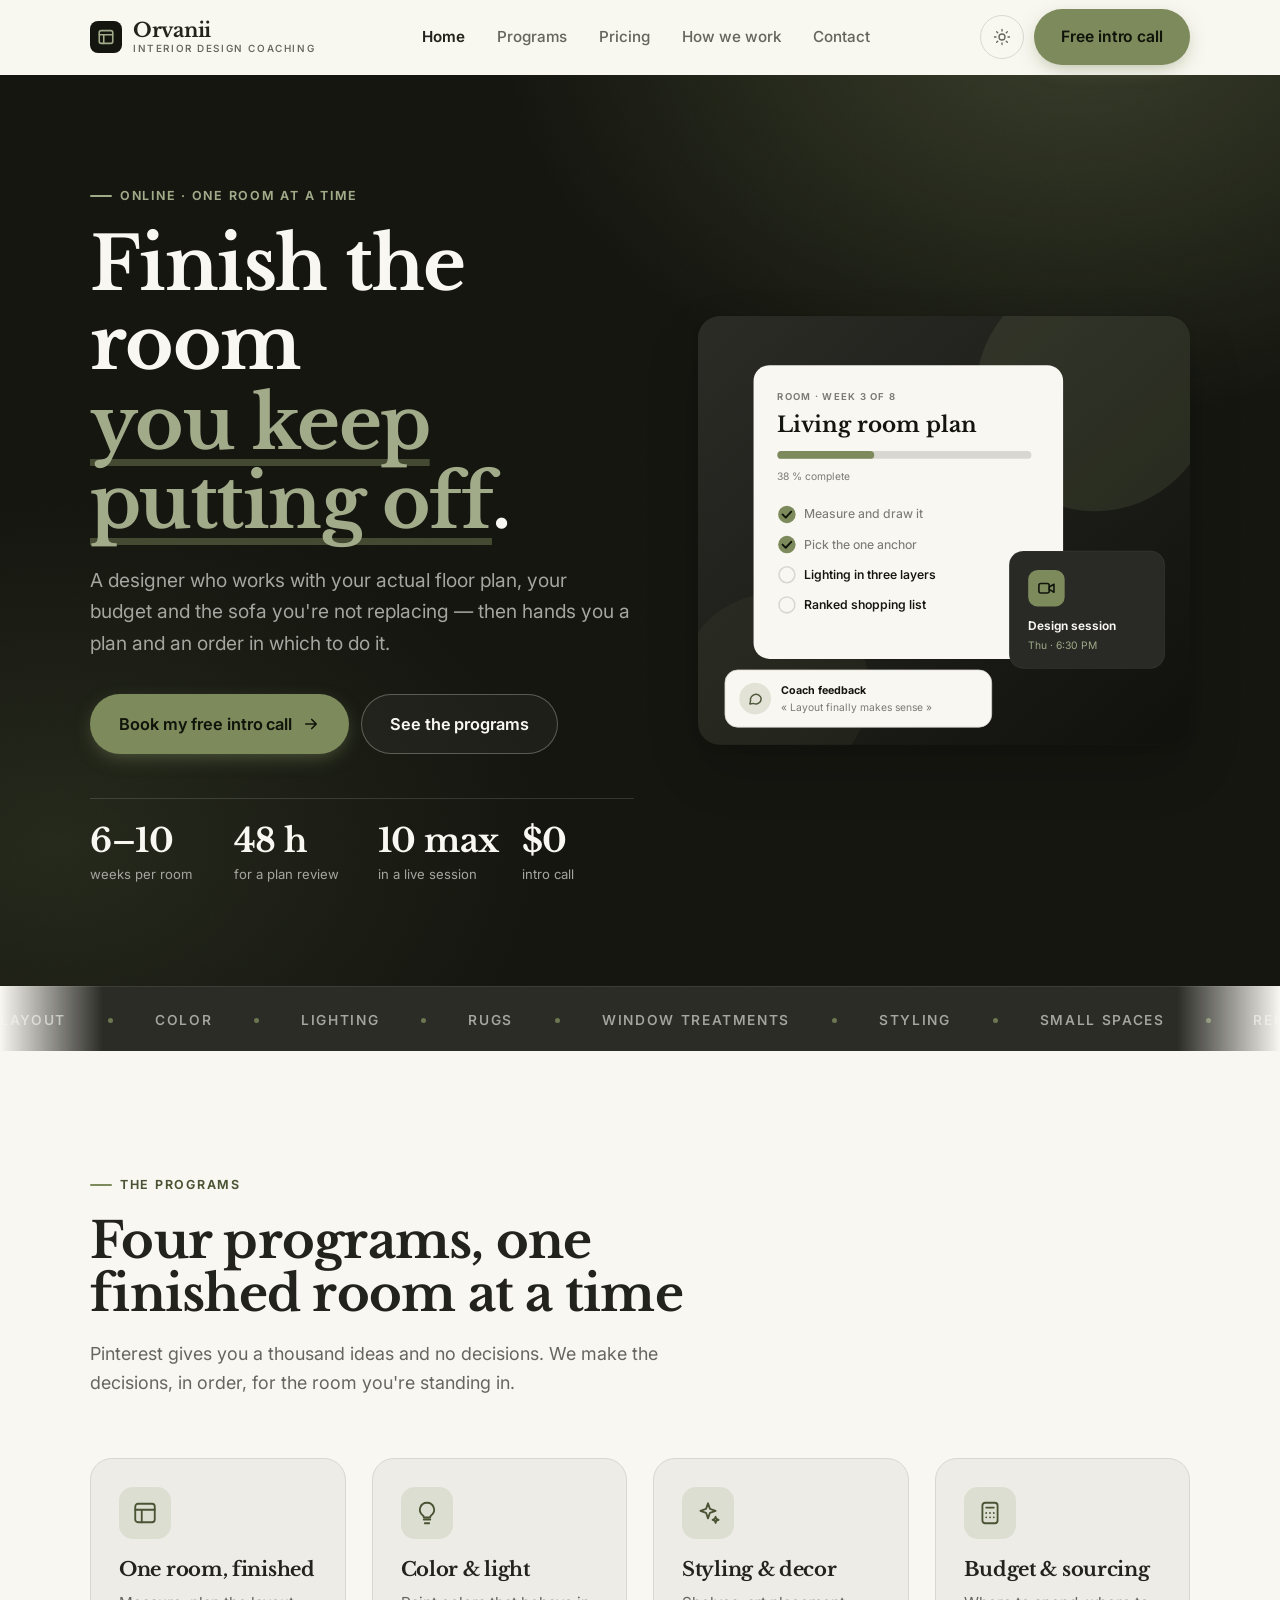
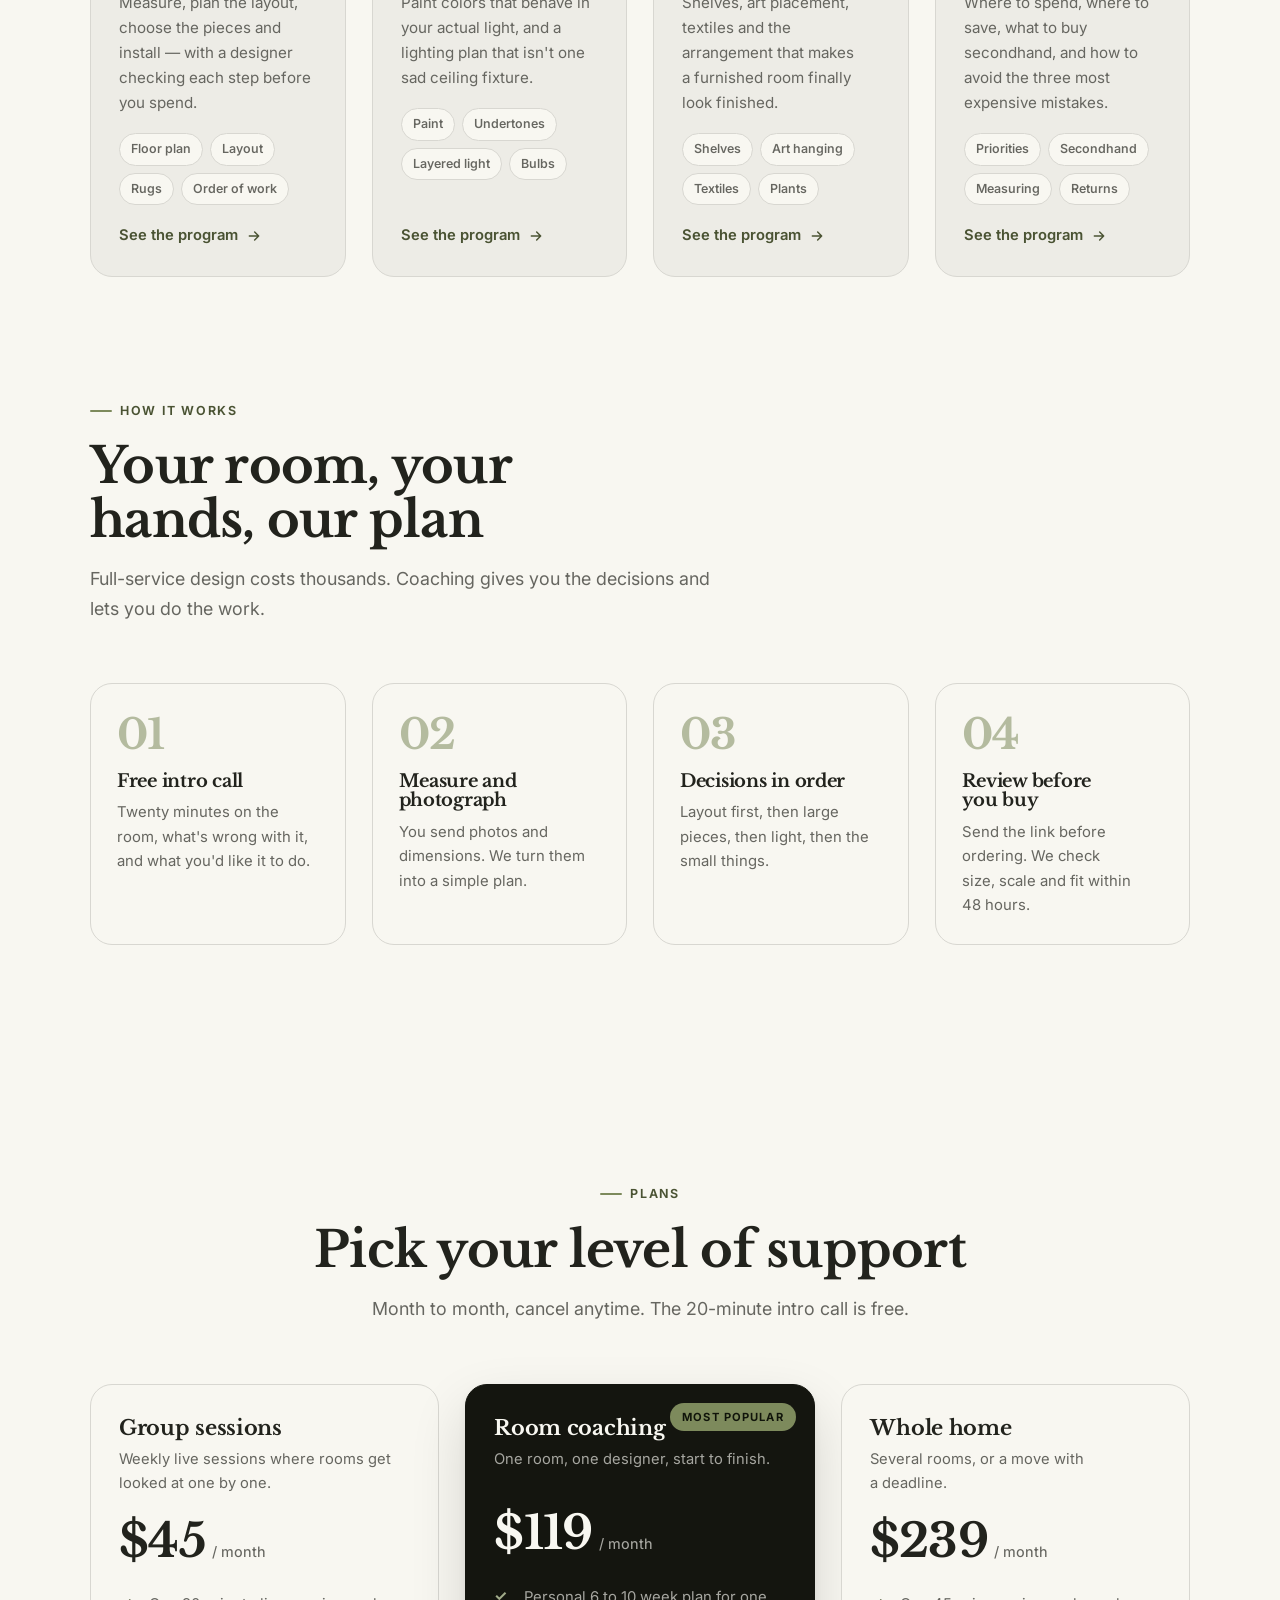
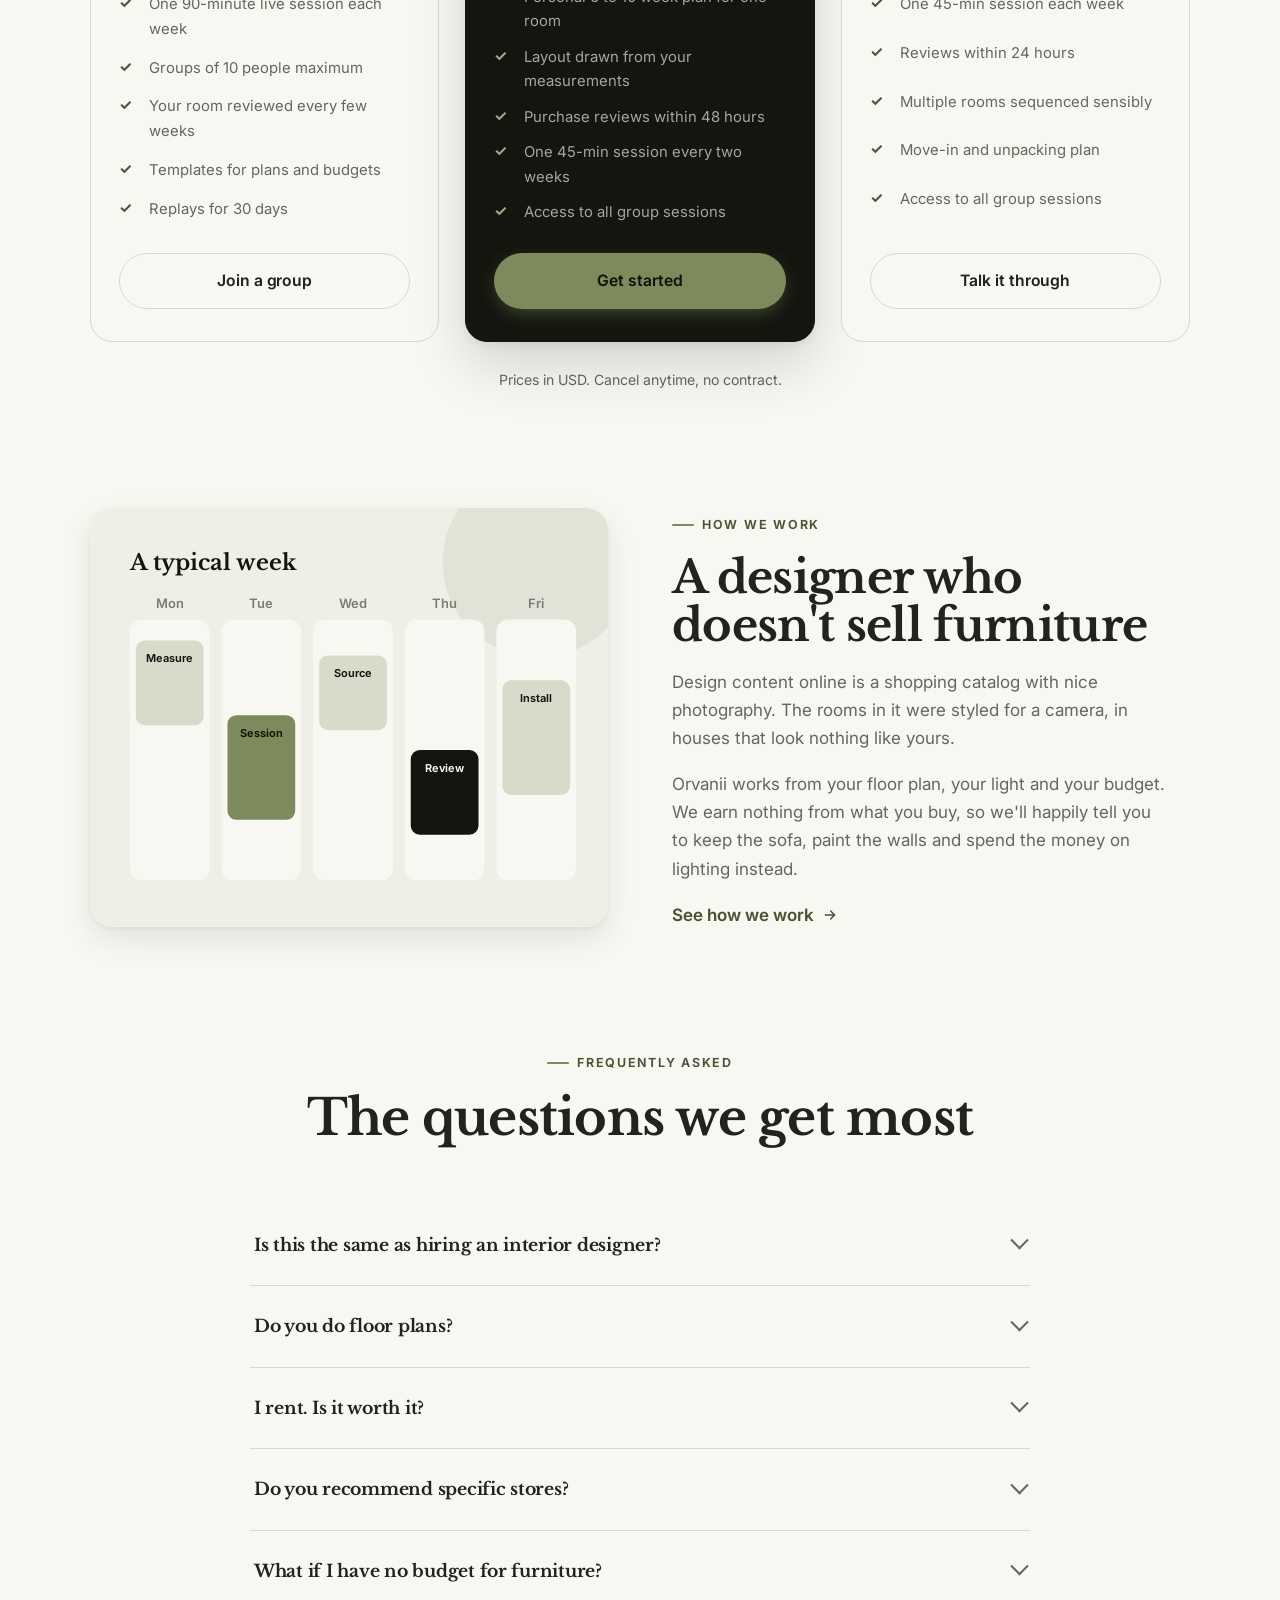
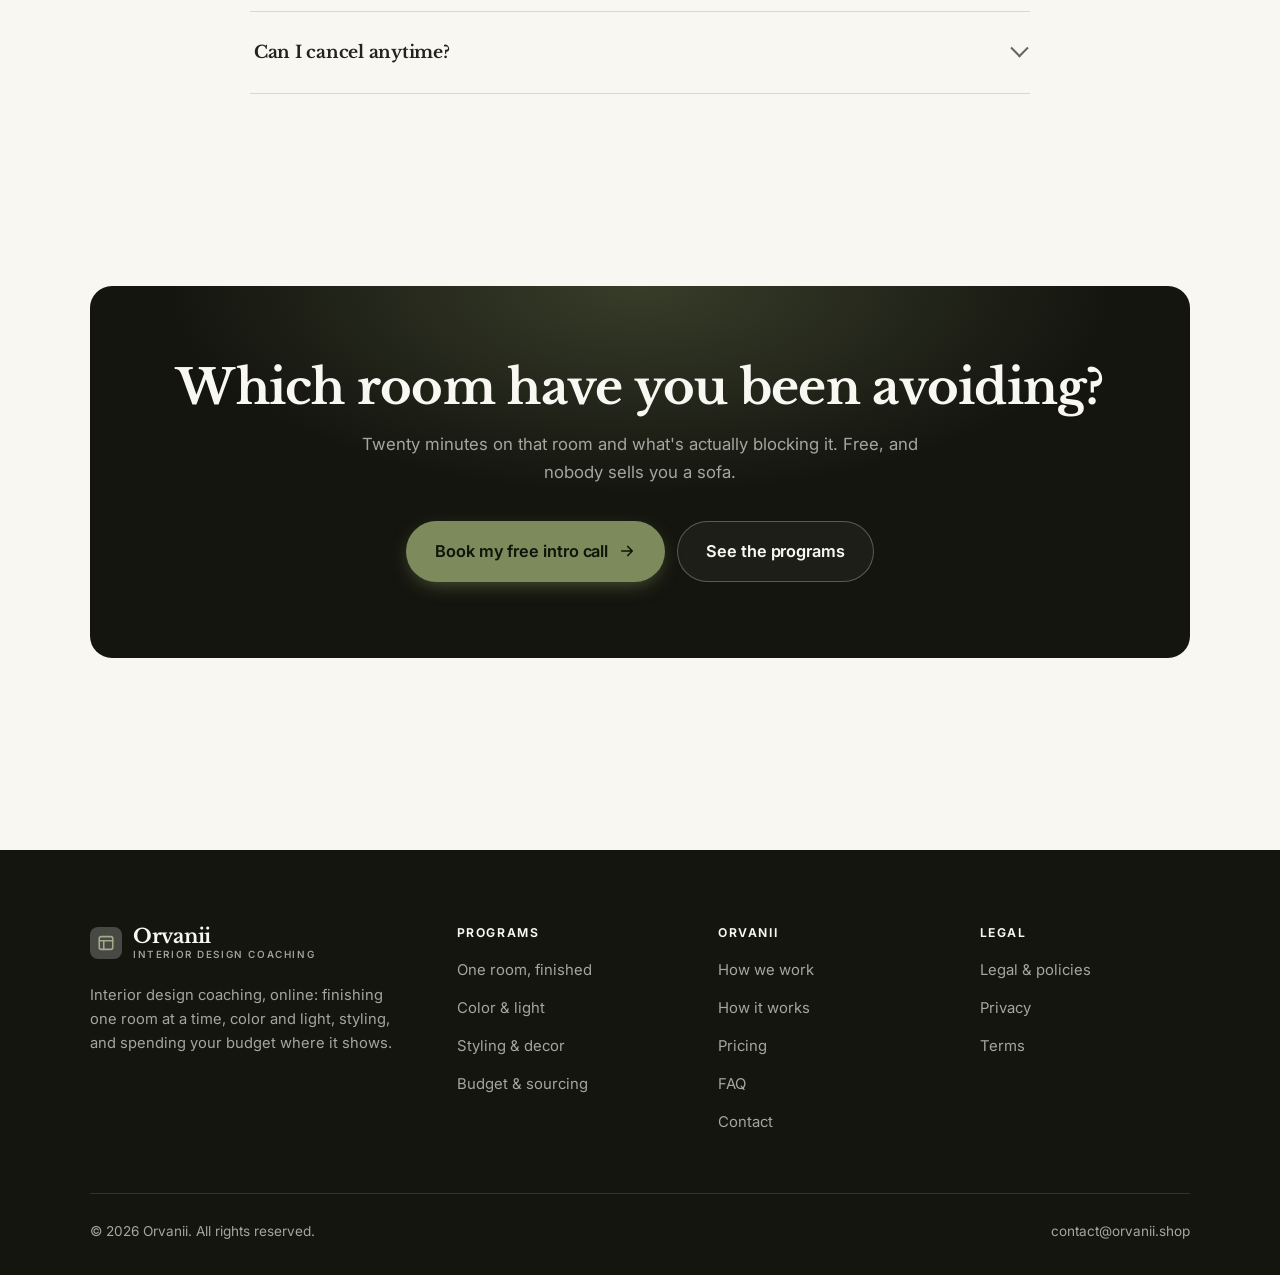
<file: index.html>
<!DOCTYPE html>
<html lang="en" class="no-js">
<head>
<meta charset="utf-8">
<meta name="viewport" content="width=device-width, initial-scale=1">
<title>Orvanii — Interior design coaching: finish the room yourself</title>
<meta name="description" content="Interior design coaching online: one room at a time, layout, color and light, styling and budget. You do the work, a designer guides it. Free intro call.">
<link rel="canonical" href="https://orvanii.shop/">

<meta property="og:type" content="website">
<meta property="og:url" content="https://orvanii.shop/">
<meta property="og:site_name" content="Orvanii">
<meta property="og:locale" content="en_US">
<meta property="og:title" content="Orvanii — Interior design coaching: finish the room yourself">
<meta property="og:description" content="Interior design coaching online: one room at a time, layout, color and light, styling and budget. You do the work, a designer guides it. Free intro call.">
<meta name="theme-color" content="#14150f">

<link rel="icon" href="assets/img/favicon.svg" type="image/svg+xml">
<link rel="preconnect" href="https://fonts.googleapis.com">
<link rel="preconnect" href="https://fonts.gstatic.com" crossorigin>
<link rel="stylesheet" href="https://fonts.googleapis.com/css2?family=Libre+Baskerville:wght@400;700&family=Inter:wght@400..700&display=swap">
<link rel="stylesheet" href="assets/css/style.css">

<!-- Thème appliqué avant le premier rendu (évite le flash) -->
<script>
document.documentElement.classList.remove('no-js');
(function(){try{var t=localStorage.getItem('site-theme');if(t){document.documentElement.setAttribute('data-theme',t);}}catch(e){}})();
</script>
<script type="application/ld+json">
{
  "@context": "https://schema.org",
  "@type": "Organization",
  "name": "Orvanii",
  "url": "https://orvanii.shop/",
  "email": "contact@orvanii.shop",
  "description": "Interior design coaching online: one room at a time, layout, color and light, styling and budget. You do the work, a designer guides it. Free intro call.",
  "areaServed": "US",
  "knowsLanguage": "en"
}
</script>
</head>

<body>
<a class="skip-link" href="#main">Skip to main content</a>

<header class="site-header">
  <nav class="wrap nav" aria-label="Main navigation">
    <a class="brand" href="index.html">
      <svg class="brand__mark" viewBox="0 0 64 64" aria-hidden="true">
        <rect class="bm-bg" width="64" height="64" rx="16"/>
        <g class="bm-ic" transform="translate(14 14) scale(1.5)" fill="none" stroke-width="2.1" stroke-linecap="round" stroke-linejoin="round"><rect x="3" y="3.5" width="18" height="17" rx="2.5"/><path d="M3 9h18M9 9v11.5"/></g>
      </svg>
      <span>Orvanii<span class="brand__sub">Interior design coaching</span></span>
    </a>

    <ul class="nav__links" id="nav-links">
      <li><a href="index.html" aria-current="page">Home</a></li>
      <li><a href="programs.html">Programs</a></li>
      <li><a href="index.html#pricing">Pricing</a></li>
      <li><a href="about.html">How we work</a></li>
      <li><a href="contact.html">Contact</a></li>
      <li><a class="btn btn--primary" href="contact.html">Free intro call</a></li>
    </ul>

    <div class="nav__cta">
      <button class="theme-toggle" type="button" aria-label="Switch to dark theme">
        <svg class="icon-sun" viewBox="0 0 24 24" fill="none" stroke="currentColor" stroke-width="1.8" stroke-linecap="round" aria-hidden="true"><circle cx="12" cy="12" r="4"/><path d="M12 2v2m0 16v2M2 12h2m16 0h2M4.9 4.9l1.4 1.4m11.4 11.4 1.4 1.4M19.1 4.9l-1.4 1.4M6.3 17.7l-1.4 1.4"/></svg>
        <svg class="icon-moon" viewBox="0 0 24 24" fill="none" stroke="currentColor" stroke-width="1.8" stroke-linecap="round" stroke-linejoin="round" aria-hidden="true"><path d="M21 12.8A9 9 0 1 1 11.2 3a7 7 0 0 0 9.8 9.8z"/></svg>
      </button>
      <a class="btn btn--primary" href="contact.html">Free intro call</a>
      <button class="nav__toggle" type="button" aria-expanded="false" aria-controls="nav-links" aria-label="Open menu">
        <svg class="icon-open" viewBox="0 0 24 24" fill="none" stroke="currentColor" stroke-width="2" stroke-linecap="round" aria-hidden="true"><path d="M3 6h18M3 12h18M3 18h18"/></svg>
        <svg class="icon-close" viewBox="0 0 24 24" fill="none" stroke="currentColor" stroke-width="2" stroke-linecap="round" aria-hidden="true"><path d="M6 6l12 12M18 6L6 18"/></svg>
      </button>
    </div>
  </nav>
</header>

<main id="main">

<section class="hero">
  <div class="wrap hero__inner">
    <div>
      <span class="eyebrow hero__eyebrow">Online · One room at a time</span>
      <h1>Finish the room<br> <em>you keep putting off</em>.</h1>
      <p class="hero__lede">A designer who works with your actual floor plan, your budget and the sofa you're not replacing — then hands you a plan and an order in which to do it.</p>

      <div class="hero__actions">
        <a class="btn btn--primary btn--lg" href="contact.html">Book my free intro call <svg viewBox="0 0 24 24" fill="none" stroke="currentColor" stroke-width="2.2" stroke-linecap="round" stroke-linejoin="round" aria-hidden="true"><path d="M5 12h14M13 6l6 6-6 6"/></svg></a>
        <a class="btn btn--on-dark btn--lg" href="programs.html">See the programs</a>
      </div>

      <ul class="hero__proof">
        <li><span class="stat__num">6–10</span><span class="stat__label">weeks per room</span></li>
        <li><span class="stat__num">48 h</span><span class="stat__label">for a plan review</span></li>
        <li><span class="stat__num">10 max</span><span class="stat__label">in a live session</span></li>
        <li><span class="stat__num">$0</span><span class="stat__label">intro call</span></li>
      </ul>
    </div>

    <div class="hero__art">
      <svg viewBox="0 0 620 540" role="img" aria-label="An interior design program in week 3 of 8, showing this week's tasks, the next design session and designer feedback.">
        <defs>
          <linearGradient id="hbg" x1="0" y1="0" x2="1" y2="1">
            <stop offset="0" stop-color="#2c2c27"/><stop offset="1" stop-color="#10110c"/>
          </linearGradient>
        </defs>
        <rect width="620" height="540" rx="22" fill="url(#hbg)"/>
        <circle cx="500" cy="96" r="150" fill="#7d8a5c" opacity=".16"/>
        <circle cx="96" cy="470" r="120" fill="#7d8a5c" opacity=".08"/>

        <g style="font-family: var(--font-body)">
          <!-- Carte programme -->
          <rect x="70" y="62" width="390" height="370" rx="20" fill="#f8f7f1"/>
          <text x="100" y="106" font-size="12" font-weight="650" letter-spacing="1.6" fill="#7b7b75">ROOM · WEEK 3 OF 8</text>
          <text x="100" y="146" font-size="27" font-weight="700" fill="#14150f" style="font-family: var(--font-display)">Living room plan</text>
          <rect x="100" y="170" width="320" height="10" rx="5" fill="#d8d7d1"/>
          <rect x="100" y="170" width="122" height="10" rx="5" fill="#7d8a5c"/>
          <text x="100" y="206" font-size="13" fill="#7b7b75">38 % complete</text>
          <circle cx="112" cy="250" r="11" fill="#7d8a5c"/><path d="M106.5 250l4 4 7-7.5" fill="none" stroke="#10140a" stroke-width="2.4" stroke-linecap="round" stroke-linejoin="round"/><text x="134" y="255" font-size="15.5" fill="#7b7b75" font-weight="450">Measure and draw it</text>
          <circle cx="112" cy="288" r="11" fill="#7d8a5c"/><path d="M106.5 288l4 4 7-7.5" fill="none" stroke="#10140a" stroke-width="2.4" stroke-linecap="round" stroke-linejoin="round"/><text x="134" y="293" font-size="15.5" fill="#7b7b75" font-weight="450">Pick the one anchor</text>
          <circle cx="112" cy="326" r="10" fill="none" stroke="#d8d7d1" stroke-width="2"/><text x="134" y="331" font-size="15.5" fill="#14150f" font-weight="560">Lighting in three layers</text>
          <circle cx="112" cy="364" r="10" fill="none" stroke="#d8d7d1" stroke-width="2"/><text x="134" y="369" font-size="15.5" fill="#14150f" font-weight="560">Ranked shopping list</text>

          <!-- Carte séance -->
          <rect x="392" y="296" width="196" height="148" rx="18" fill="#292a25" stroke="#ffffff" stroke-opacity=".08"/>
          <rect x="416" y="320" width="46" height="46" rx="12" fill="#7d8a5c"/>
          <g transform="translate(427 331)" fill="none" stroke="#10140a" color="#10140a" stroke-width="2" stroke-linecap="round" stroke-linejoin="round"><rect x="2.5" y="6" width="13" height="12" rx="2.5"/><path d="M15.5 10.5 21.5 7v10l-6-3.5z"/></g>
          <text x="416" y="396" font-size="15" font-weight="650" fill="#f8f7f1">Design session</text>
          <text x="416" y="420" font-size="13" fill="#a1ab8a">Thu · 6:30 PM</text>

          <!-- Retour du coach -->
          <rect x="34" y="446" width="336" height="72" rx="16" fill="#f8f7f1" stroke="#d8d7d1"/>
          <circle cx="72" cy="482" r="20" fill="#e2e3d6"/>
          <g transform="translate(62 472) scale(.84)" fill="none" stroke="#515a3c" stroke-width="2.2" stroke-linecap="round" stroke-linejoin="round"><path d="M21 12a8 8 0 0 1-11.6 7.1L4 20l1-4.6A8 8 0 1 1 21 12z"/></g>
          <text x="104" y="476" font-size="13.5" font-weight="700" fill="#14150f">Coach feedback</text>
          <text x="104" y="498" font-size="13" fill="#7b7b75">« Layout finally makes sense »</text>
        </g>
      </svg>
    </div>
  </div>
</section>

<div class="marquee" aria-hidden="true">
  <div class="marquee__track"><span>Layout</span><span>Color</span><span>Lighting</span><span>Rugs</span><span>Window treatments</span><span>Styling</span><span>Small spaces</span><span>Rentals</span><span>Budget</span><span>Sourcing</span><span>Layout</span><span>Color</span><span>Lighting</span><span>Rugs</span><span>Window treatments</span><span>Styling</span><span>Small spaces</span><span>Rentals</span><span>Budget</span><span>Sourcing</span></div>
</div>

<section class="section wrap" id="programs">
  <div class="section-head reveal">
    <span class="eyebrow">The programs</span>
    <h2>Four programs, one finished room at a time</h2>
    <p>Pinterest gives you a thousand ideas and no decisions. We make the decisions, in order, for the room you're standing in.</p>
  </div>
  <div class="grid grid--4 reveal-group">
    <a class="card" href="programs.html#room">
      <div class="card__icon"><svg viewBox="0 0 24 24" fill="none" stroke="currentColor" stroke-width="1.7" stroke-linecap="round" stroke-linejoin="round" aria-hidden="true"><rect x="3" y="3.5" width="18" height="17" rx="2.5"/><path d="M3 9h18M9 9v11.5"/></svg></div>
      <h3>One room, finished</h3>
      <p>Measure, plan the layout, choose the pieces and install — with a designer checking each step before you spend.</p>
      <ul class="tags"><li>Floor plan</li><li>Layout</li><li>Rugs</li><li>Order of work</li></ul>
      <span class="arrow-link">See the program <svg viewBox="0 0 24 24" fill="none" stroke="currentColor" stroke-width="2.2" stroke-linecap="round" stroke-linejoin="round" aria-hidden="true"><path d="M5 12h14M13 6l6 6-6 6"/></svg></span>
    </a>
    <a class="card" href="programs.html#color">
      <div class="card__icon"><svg viewBox="0 0 24 24" fill="none" stroke="currentColor" stroke-width="1.7" stroke-linecap="round" stroke-linejoin="round" aria-hidden="true"><path d="M9 18h6M10 21.5h4M12 2.5a6.5 6.5 0 0 0-3.8 11.8c.5.4.8 1 .8 1.6V16h6v-.1c0-.6.3-1.2.8-1.6A6.5 6.5 0 0 0 12 2.5z"/></svg></div>
      <h3>Color &amp; light</h3>
      <p>Paint colors that behave in your actual light, and a lighting plan that isn't one sad ceiling fixture.</p>
      <ul class="tags"><li>Paint</li><li>Undertones</li><li>Layered light</li><li>Bulbs</li></ul>
      <span class="arrow-link">See the program <svg viewBox="0 0 24 24" fill="none" stroke="currentColor" stroke-width="2.2" stroke-linecap="round" stroke-linejoin="round" aria-hidden="true"><path d="M5 12h14M13 6l6 6-6 6"/></svg></span>
    </a>
    <a class="card" href="programs.html#styling">
      <div class="card__icon"><svg viewBox="0 0 24 24" fill="none" stroke="currentColor" stroke-width="1.7" stroke-linecap="round" stroke-linejoin="round" aria-hidden="true"><path d="M12 3l1.8 5.2L19 10l-5.2 1.8L12 17l-1.8-5.2L5 10l5.2-1.8zM19 15.5l.8 2 2 .8-2 .8-.8 2-.8-2-2-.8 2-.8z"/></svg></div>
      <h3>Styling &amp; decor</h3>
      <p>Shelves, art placement, textiles and the arrangement that makes a furnished room finally look finished.</p>
      <ul class="tags"><li>Shelves</li><li>Art hanging</li><li>Textiles</li><li>Plants</li></ul>
      <span class="arrow-link">See the program <svg viewBox="0 0 24 24" fill="none" stroke="currentColor" stroke-width="2.2" stroke-linecap="round" stroke-linejoin="round" aria-hidden="true"><path d="M5 12h14M13 6l6 6-6 6"/></svg></span>
    </a>
    <a class="card" href="programs.html#budget">
      <div class="card__icon"><svg viewBox="0 0 24 24" fill="none" stroke="currentColor" stroke-width="1.7" stroke-linecap="round" stroke-linejoin="round" aria-hidden="true"><rect x="5" y="2.5" width="14" height="19" rx="2.5"/><path d="M8.5 7h7M8.5 12h.01M12 12h.01M15.5 12h.01M8.5 16h.01M12 16h.01M15.5 16h.01"/></svg></div>
      <h3>Budget &amp; sourcing</h3>
      <p>Where to spend, where to save, what to buy secondhand, and how to avoid the three most expensive mistakes.</p>
      <ul class="tags"><li>Priorities</li><li>Secondhand</li><li>Measuring</li><li>Returns</li></ul>
      <span class="arrow-link">See the program <svg viewBox="0 0 24 24" fill="none" stroke="currentColor" stroke-width="2.2" stroke-linecap="round" stroke-linejoin="round" aria-hidden="true"><path d="M5 12h14M13 6l6 6-6 6"/></svg></span>
    </a>
  </div>
</section>

<section class="section section--flush wrap" id="how-it-works">
  <div class="section-head reveal">
    <span class="eyebrow">How it works</span>
    <h2>Your room, your hands, our plan</h2>
    <p>Full-service design costs thousands. Coaching gives you the decisions and lets you do the work.</p>
  </div>
  <div class="grid grid--4 steps reveal-group">
    <article class="step">
      <h3>Free intro call</h3>
      <p>Twenty minutes on the room, what's wrong with it, and what you'd like it to do.</p>
    </article>
    <article class="step">
      <h3>Measure and photograph</h3>
      <p>You send photos and dimensions. We turn them into a simple plan.</p>
    </article>
    <article class="step">
      <h3>Decisions in order</h3>
      <p>Layout first, then large pieces, then light, then the small things.</p>
    </article>
    <article class="step">
      <h3>Review before you buy</h3>
      <p>Send the link before ordering. We check size, scale and fit within 48 hours.</p>
    </article>
  </div>
</section>

<section class="section wrap" id="pricing">
  <div class="section-head section-head--center reveal">
    <span class="eyebrow">Plans</span>
    <h2>Pick your level of support</h2>
    <p>Month to month, cancel anytime. The 20-minute intro call is free.</p>
  </div>
  <div class="grid grid--3 plans reveal-group">
    <article class="plan">
      
      <h3>Group sessions</h3>
      <p class="plan__desc">Weekly live sessions where rooms get looked at one by one.</p>
      <p class="plan__price">$45<span class="plan__period">/ month</span></p>
      <ul class="plan__features">
        <li>One 90-minute live session each week</li>
        <li>Groups of 10 people maximum</li>
        <li>Your room reviewed every few weeks</li>
        <li>Templates for plans and budgets</li>
        <li>Replays for 30 days</li>
      </ul>
      <a class="btn btn--ghost btn--block" href="contact.html">Join a group</a>
    </article>
    <article class="plan plan--featured">
      <span class="plan__tag">Most popular</span>
      <h3>Room coaching</h3>
      <p class="plan__desc">One room, one designer, start to finish.</p>
      <p class="plan__price">$119<span class="plan__period">/ month</span></p>
      <ul class="plan__features">
        <li>Personal 6 to 10 week plan for one room</li>
        <li>Layout drawn from your measurements</li>
        <li>Purchase reviews within 48 hours</li>
        <li>One 45-min session every two weeks</li>
        <li>Access to all group sessions</li>
      </ul>
      <a class="btn btn--primary btn--block" href="contact.html">Get started</a>
    </article>
    <article class="plan">
      
      <h3>Whole home</h3>
      <p class="plan__desc">Several rooms, or a move with a deadline.</p>
      <p class="plan__price">$239<span class="plan__period">/ month</span></p>
      <ul class="plan__features">
        <li>One 45-min session each week</li>
        <li>Reviews within 24 hours</li>
        <li>Multiple rooms sequenced sensibly</li>
        <li>Move-in and unpacking plan</li>
        <li>Access to all group sessions</li>
      </ul>
      <a class="btn btn--ghost btn--block" href="contact.html">Talk it through</a>
    </article>
  </div>
  <p class="plans-note">Prices in USD. Cancel anytime, no contract.</p>
</section>

<section class="section section--flush wrap">
  <div class="split reveal">
    <div class="split__art">
      <svg viewBox="0 0 520 420" role="img" aria-label="Example of a typical week: Measure, Session, Source, Review, Install.">
        <rect width="520" height="420" rx="20" fill="#efefe7"/>
        <circle cx="450" cy="54" r="96" fill="#7d8a5c" opacity=".12"/>
        <g style="font-family: var(--font-body)">
        <text x="40" y="62" font-size="22" font-weight="700" fill="#14150f" style="font-family: var(--font-display)">A typical week</text>
        <text x="80" y="100" text-anchor="middle" font-size="13" font-weight="600" fill="#7b7b75">Mon</text>
        <rect x="40" y="112" width="80" height="262" rx="12" fill="#f8f7f1"/>
        <rect x="46" y="133" width="68" height="85" rx="9" fill="#d8dbca"/>
        <text x="80" y="155" text-anchor="middle" font-size="11" font-weight="650" fill="#14150f">Measure</text>
        <text x="172" y="100" text-anchor="middle" font-size="13" font-weight="600" fill="#7b7b75">Tue</text>
        <rect x="132" y="112" width="80" height="262" rx="12" fill="#f8f7f1"/>
        <rect x="138" y="208" width="68" height="105" rx="9" fill="#7d8a5c"/>
        <text x="172" y="230" text-anchor="middle" font-size="11" font-weight="650" fill="#10140a">Session</text>
        <text x="264" y="100" text-anchor="middle" font-size="13" font-weight="600" fill="#7b7b75">Wed</text>
        <rect x="224" y="112" width="80" height="262" rx="12" fill="#f8f7f1"/>
        <rect x="230" y="148" width="68" height="75" rx="9" fill="#d8dbca"/>
        <text x="264" y="170" text-anchor="middle" font-size="11" font-weight="650" fill="#14150f">Source</text>
        <text x="356" y="100" text-anchor="middle" font-size="13" font-weight="600" fill="#7b7b75">Thu</text>
        <rect x="316" y="112" width="80" height="262" rx="12" fill="#f8f7f1"/>
        <rect x="322" y="243" width="68" height="85" rx="9" fill="#14150f"/>
        <text x="356" y="265" text-anchor="middle" font-size="11" font-weight="650" fill="#f8f7f1">Review</text>
        <text x="448" y="100" text-anchor="middle" font-size="13" font-weight="600" fill="#7b7b75">Fri</text>
        <rect x="408" y="112" width="80" height="262" rx="12" fill="#f8f7f1"/>
        <rect x="414" y="173" width="68" height="115" rx="9" fill="#d8dbca"/>
        <text x="448" y="195" text-anchor="middle" font-size="11" font-weight="650" fill="#14150f">Install</text>
        </g>
      </svg>
    </div>
    <div>
      <span class="eyebrow">How we work</span>
      <h2>A designer who doesn't sell furniture</h2>
      <p>Design content online is a shopping catalog with nice photography. The rooms in it were styled for a camera, in houses that look nothing like yours.</p>
      <p>Orvanii works from your floor plan, your light and your budget. We earn nothing from what you buy, so we'll happily tell you to keep the sofa, paint the walls and spend the money on lighting instead.</p>
      <p><a class="arrow-link" href="about.html">See how we work <svg viewBox="0 0 24 24" fill="none" stroke="currentColor" stroke-width="2.2" stroke-linecap="round" stroke-linejoin="round" aria-hidden="true"><path d="M5 12h14M13 6l6 6-6 6"/></svg></a></p>
    </div>
  </div>
</section>

<section class="section section--flush wrap" id="faq">
  <div class="section-head section-head--center reveal">
    <span class="eyebrow">Frequently asked</span>
    <h2>The questions we get most</h2>
  </div>
  <div class="faq reveal">
    <details>
      <summary>Is this the same as hiring an interior designer?</summary>
      <p>No. A full-service designer does the sourcing, ordering and project management, and charges accordingly. We coach you through the decisions and you do the work.</p>
    </details>
    <details>
      <summary>Do you do floor plans?</summary>
      <p>We draw simple scaled layouts from your measurements for arranging furniture. We don't do architectural drawings, structural work or anything requiring a permit — that needs a licensed professional.</p>
    </details>
    <details>
      <summary>I rent. Is it worth it?</summary>
      <p>Yes, and it's a common case. We focus on what's reversible: lighting, textiles, layout, freestanding pieces, removable finishes.</p>
    </details>
    <details>
      <summary>Do you recommend specific stores?</summary>
      <p>We'll describe what to look for and where that type of thing is usually found. We take no commissions and have no retail partners.</p>
    </details>
    <details>
      <summary>What if I have no budget for furniture?</summary>
      <p>Layout, light and styling change a room more than most purchases. Plenty of clients finish a room having bought almost nothing.</p>
    </details>
    <details>
      <summary>Can I cancel anytime?</summary>
      <p>Yes. No contract, no minimum term. Access stays open until the end of the month you already paid for.</p>
    </details>
  </div>
</section>

<section class="wrap section--tight">
  <div class="cta-band reveal">
    <h2>Which room have you been avoiding?</h2>
    <p>Twenty minutes on that room and what's actually blocking it. Free, and nobody sells you a sofa.</p>
    <div class="hero__actions">
      <a class="btn btn--primary btn--lg" href="contact.html">Book my free intro call <svg viewBox="0 0 24 24" fill="none" stroke="currentColor" stroke-width="2.2" stroke-linecap="round" stroke-linejoin="round" aria-hidden="true"><path d="M5 12h14M13 6l6 6-6 6"/></svg></a>
      <a class="btn btn--on-dark btn--lg" href="programs.html">See the programs</a>
    </div>
  </div>
</section>

</main>

<footer class="site-footer">
  <div class="wrap">
    <div class="footer__grid">
      <div class="footer__brand">
        <a class="brand" href="index.html">
          <svg class="brand__mark" viewBox="0 0 64 64" aria-hidden="true">
        <rect class="bm-bg" width="64" height="64" rx="16"/>
        <g class="bm-ic" transform="translate(14 14) scale(1.5)" fill="none" stroke-width="2.1" stroke-linecap="round" stroke-linejoin="round"><rect x="3" y="3.5" width="18" height="17" rx="2.5"/><path d="M3 9h18M9 9v11.5"/></g>
      </svg>
          <span>Orvanii<span class="brand__sub">Interior design coaching</span></span>
        </a>
        <p>Interior design coaching, online: finishing one room at a time, color and light, styling, and spending your budget where it shows.</p>
      </div>

      <div class="footer__col">
        <h4>Programs</h4>
        <ul>
          <li><a href="programs.html#room">One room, finished</a></li>
          <li><a href="programs.html#color">Color &amp; light</a></li>
          <li><a href="programs.html#styling">Styling &amp; decor</a></li>
          <li><a href="programs.html#budget">Budget &amp; sourcing</a></li>
        </ul>
      </div>

      <div class="footer__col">
        <h4>Orvanii</h4>
        <ul>
          <li><a href="about.html">How we work</a></li>
          <li><a href="index.html#how-it-works">How it works</a></li>
          <li><a href="index.html#pricing">Pricing</a></li>
          <li><a href="index.html#faq">FAQ</a></li>
          <li><a href="contact.html">Contact</a></li>
        </ul>
      </div>

      <div class="footer__col">
        <h4>Legal</h4>
        <ul>
          <li><a href="legal.html">Legal &amp; policies</a></li>
          <li><a href="legal.html#privacy">Privacy</a></li>
          <li><a href="legal.html#terms">Terms</a></li>
        </ul>
      </div>
    </div>

    <div class="footer__bottom">
      <p>© <span data-year>2026</span> Orvanii. All rights reserved.</p>
      <p><a href="mailto:contact@orvanii.shop">contact@orvanii.shop</a></p>
    </div>
  </div>
</footer>

<script src="assets/js/main.js" defer></script>
</body>
</html>
</file>
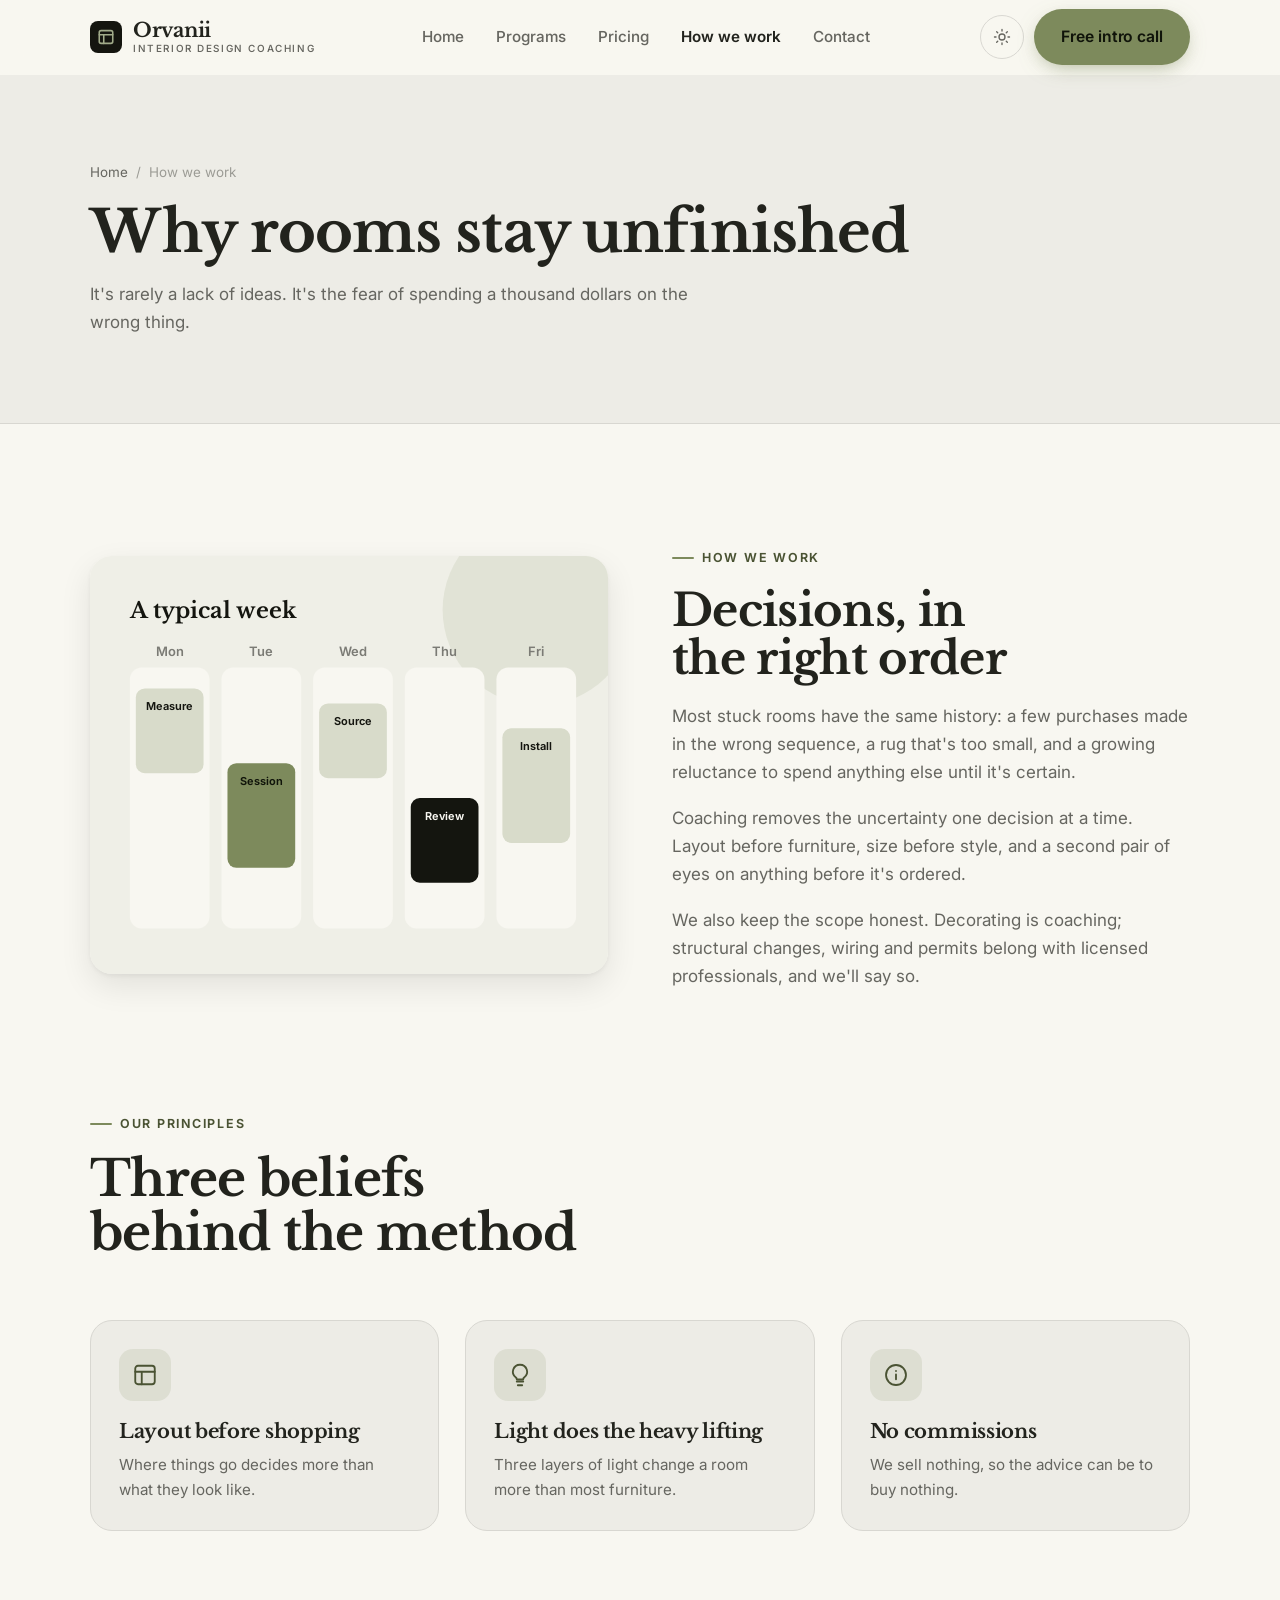
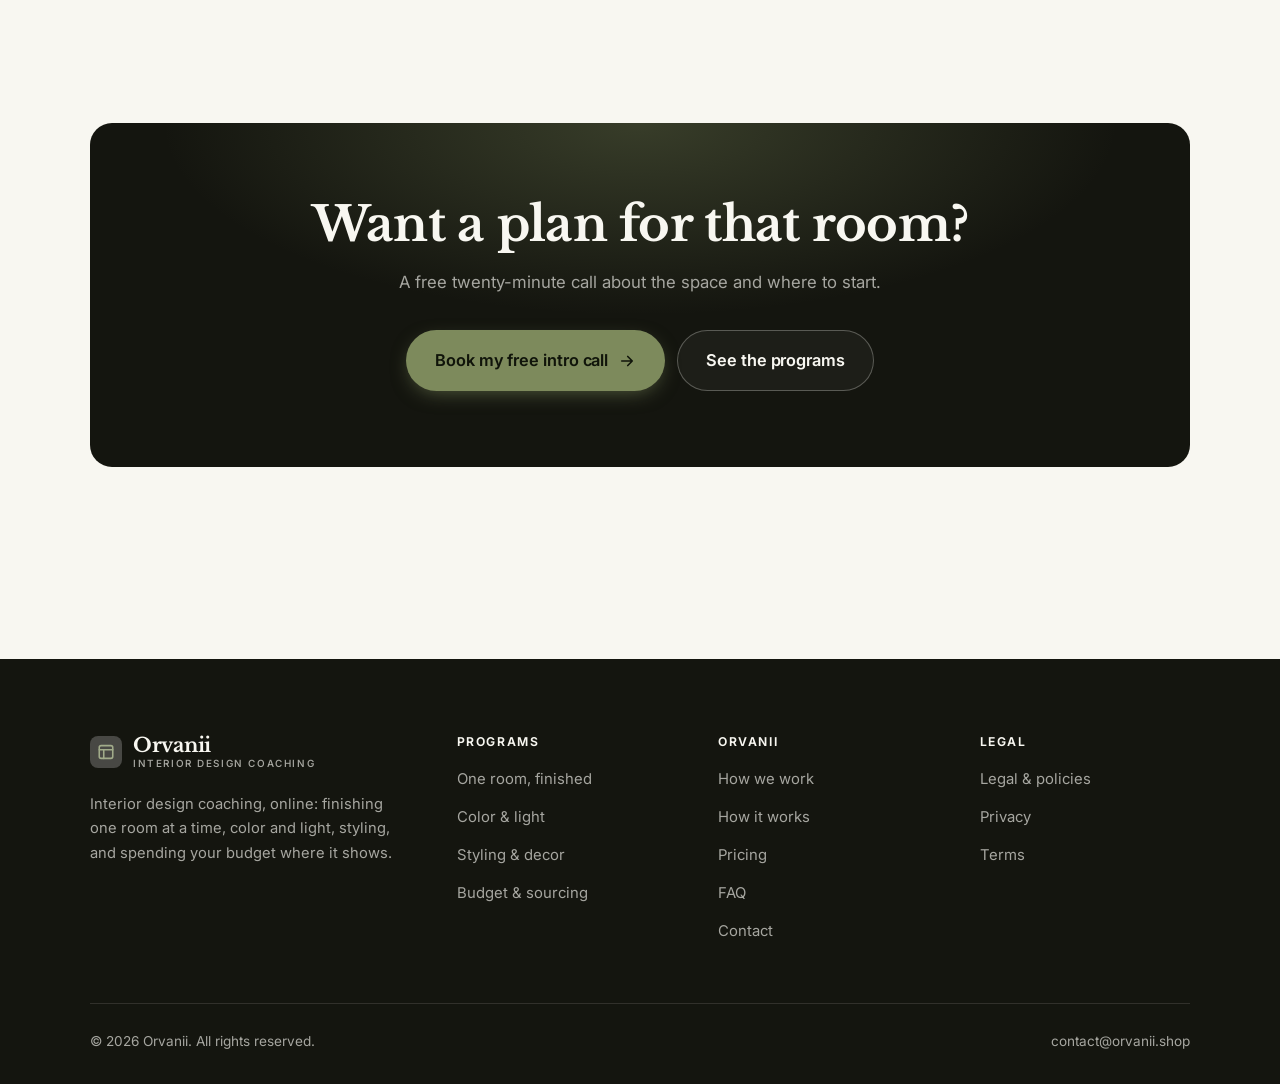
<file: about.html>
<!DOCTYPE html>
<html lang="en" class="no-js">
<head>
<meta charset="utf-8">
<meta name="viewport" content="width=device-width, initial-scale=1">
<title>How we work — Orvanii</title>
<meta name="description" content="Why design coaching works better than inspiration, and the principles behind Orvanii.">
<link rel="canonical" href="https://orvanii.shop/about.html">

<meta property="og:type" content="website">
<meta property="og:url" content="https://orvanii.shop/about.html">
<meta property="og:site_name" content="Orvanii">
<meta property="og:locale" content="en_US">
<meta property="og:title" content="How we work — Orvanii">
<meta property="og:description" content="Why design coaching works better than inspiration, and the principles behind Orvanii.">
<meta name="theme-color" content="#14150f">

<link rel="icon" href="assets/img/favicon.svg" type="image/svg+xml">
<link rel="preconnect" href="https://fonts.googleapis.com">
<link rel="preconnect" href="https://fonts.gstatic.com" crossorigin>
<link rel="stylesheet" href="https://fonts.googleapis.com/css2?family=Libre+Baskerville:wght@400;700&family=Inter:wght@400..700&display=swap">
<link rel="stylesheet" href="assets/css/style.css">

<!-- Thème appliqué avant le premier rendu (évite le flash) -->
<script>
document.documentElement.classList.remove('no-js');
(function(){try{var t=localStorage.getItem('site-theme');if(t){document.documentElement.setAttribute('data-theme',t);}}catch(e){}})();
</script>
</head>

<body>
<a class="skip-link" href="#main">Skip to main content</a>

<header class="site-header">
  <nav class="wrap nav" aria-label="Main navigation">
    <a class="brand" href="index.html">
      <svg class="brand__mark" viewBox="0 0 64 64" aria-hidden="true">
        <rect class="bm-bg" width="64" height="64" rx="16"/>
        <g class="bm-ic" transform="translate(14 14) scale(1.5)" fill="none" stroke-width="2.1" stroke-linecap="round" stroke-linejoin="round"><rect x="3" y="3.5" width="18" height="17" rx="2.5"/><path d="M3 9h18M9 9v11.5"/></g>
      </svg>
      <span>Orvanii<span class="brand__sub">Interior design coaching</span></span>
    </a>

    <ul class="nav__links" id="nav-links">
      <li><a href="index.html">Home</a></li>
      <li><a href="programs.html">Programs</a></li>
      <li><a href="index.html#pricing">Pricing</a></li>
      <li><a href="about.html" aria-current="page">How we work</a></li>
      <li><a href="contact.html">Contact</a></li>
      <li><a class="btn btn--primary" href="contact.html">Free intro call</a></li>
    </ul>

    <div class="nav__cta">
      <button class="theme-toggle" type="button" aria-label="Switch to dark theme">
        <svg class="icon-sun" viewBox="0 0 24 24" fill="none" stroke="currentColor" stroke-width="1.8" stroke-linecap="round" aria-hidden="true"><circle cx="12" cy="12" r="4"/><path d="M12 2v2m0 16v2M2 12h2m16 0h2M4.9 4.9l1.4 1.4m11.4 11.4 1.4 1.4M19.1 4.9l-1.4 1.4M6.3 17.7l-1.4 1.4"/></svg>
        <svg class="icon-moon" viewBox="0 0 24 24" fill="none" stroke="currentColor" stroke-width="1.8" stroke-linecap="round" stroke-linejoin="round" aria-hidden="true"><path d="M21 12.8A9 9 0 1 1 11.2 3a7 7 0 0 0 9.8 9.8z"/></svg>
      </button>
      <a class="btn btn--primary" href="contact.html">Free intro call</a>
      <button class="nav__toggle" type="button" aria-expanded="false" aria-controls="nav-links" aria-label="Open menu">
        <svg class="icon-open" viewBox="0 0 24 24" fill="none" stroke="currentColor" stroke-width="2" stroke-linecap="round" aria-hidden="true"><path d="M3 6h18M3 12h18M3 18h18"/></svg>
        <svg class="icon-close" viewBox="0 0 24 24" fill="none" stroke="currentColor" stroke-width="2" stroke-linecap="round" aria-hidden="true"><path d="M6 6l12 12M18 6L6 18"/></svg>
      </button>
    </div>
  </nav>
</header>

<main id="main">

<section class="page-head">
  <div class="wrap">
    <nav class="breadcrumb" aria-label="Breadcrumb">
      <a href="index.html">Home</a><span>/</span><span aria-current="page">How we work</span>
    </nav>
    <h1>Why rooms stay unfinished</h1>
    <p>It's rarely a lack of ideas. It's the fear of spending a thousand dollars on the wrong thing.</p>
  </div>
</section>

<section class="section wrap">
  <div class="split reveal">
    <div class="split__art">
      <svg viewBox="0 0 520 420" role="img" aria-label="Example of a typical week: Measure, Session, Source, Review, Install.">
        <rect width="520" height="420" rx="20" fill="#efefe7"/>
        <circle cx="450" cy="54" r="96" fill="#7d8a5c" opacity=".12"/>
        <g style="font-family: var(--font-body)">
        <text x="40" y="62" font-size="22" font-weight="700" fill="#14150f" style="font-family: var(--font-display)">A typical week</text>
        <text x="80" y="100" text-anchor="middle" font-size="13" font-weight="600" fill="#7b7b75">Mon</text>
        <rect x="40" y="112" width="80" height="262" rx="12" fill="#f8f7f1"/>
        <rect x="46" y="133" width="68" height="85" rx="9" fill="#d8dbca"/>
        <text x="80" y="155" text-anchor="middle" font-size="11" font-weight="650" fill="#14150f">Measure</text>
        <text x="172" y="100" text-anchor="middle" font-size="13" font-weight="600" fill="#7b7b75">Tue</text>
        <rect x="132" y="112" width="80" height="262" rx="12" fill="#f8f7f1"/>
        <rect x="138" y="208" width="68" height="105" rx="9" fill="#7d8a5c"/>
        <text x="172" y="230" text-anchor="middle" font-size="11" font-weight="650" fill="#10140a">Session</text>
        <text x="264" y="100" text-anchor="middle" font-size="13" font-weight="600" fill="#7b7b75">Wed</text>
        <rect x="224" y="112" width="80" height="262" rx="12" fill="#f8f7f1"/>
        <rect x="230" y="148" width="68" height="75" rx="9" fill="#d8dbca"/>
        <text x="264" y="170" text-anchor="middle" font-size="11" font-weight="650" fill="#14150f">Source</text>
        <text x="356" y="100" text-anchor="middle" font-size="13" font-weight="600" fill="#7b7b75">Thu</text>
        <rect x="316" y="112" width="80" height="262" rx="12" fill="#f8f7f1"/>
        <rect x="322" y="243" width="68" height="85" rx="9" fill="#14150f"/>
        <text x="356" y="265" text-anchor="middle" font-size="11" font-weight="650" fill="#f8f7f1">Review</text>
        <text x="448" y="100" text-anchor="middle" font-size="13" font-weight="600" fill="#7b7b75">Fri</text>
        <rect x="408" y="112" width="80" height="262" rx="12" fill="#f8f7f1"/>
        <rect x="414" y="173" width="68" height="115" rx="9" fill="#d8dbca"/>
        <text x="448" y="195" text-anchor="middle" font-size="11" font-weight="650" fill="#14150f">Install</text>
        </g>
      </svg>
    </div>
    <div>
      <span class="eyebrow">How we work</span>
      <h2>Decisions, in the right order</h2>
      <p>Most stuck rooms have the same history: a few purchases made in the wrong sequence, a rug that's too small, and a growing reluctance to spend anything else until it's certain.</p>
      <p>Coaching removes the uncertainty one decision at a time. Layout before furniture, size before style, and a second pair of eyes on anything before it's ordered.</p>
      <p>We also keep the scope honest. Decorating is coaching; structural changes, wiring and permits belong with licensed professionals, and we'll say so.</p>
      <!--
        TO DO: add a short introduction of the coach (name, real background),
        with a photo if possible. Do not invent credentials — see README.md.
      -->
    </div>
  </div>
</section>

<section class="section section--flush wrap">
  <div class="section-head reveal">
    <span class="eyebrow">Our principles</span>
    <h2>Three beliefs behind the method</h2>
  </div>
  <div class="grid grid--3 reveal-group">
    <article class="card">
      <div class="card__icon"><svg viewBox="0 0 24 24" fill="none" stroke="currentColor" stroke-width="1.7" stroke-linecap="round" stroke-linejoin="round" aria-hidden="true"><rect x="3" y="3.5" width="18" height="17" rx="2.5"/><path d="M3 9h18M9 9v11.5"/></svg></div>
      <h3>Layout before shopping</h3>
      <p>Where things go decides more than what they look like.</p>
    </article>
    <article class="card">
      <div class="card__icon"><svg viewBox="0 0 24 24" fill="none" stroke="currentColor" stroke-width="1.7" stroke-linecap="round" stroke-linejoin="round" aria-hidden="true"><path d="M9 18h6M10 21.5h4M12 2.5a6.5 6.5 0 0 0-3.8 11.8c.5.4.8 1 .8 1.6V16h6v-.1c0-.6.3-1.2.8-1.6A6.5 6.5 0 0 0 12 2.5z"/></svg></div>
      <h3>Light does the heavy lifting</h3>
      <p>Three layers of light change a room more than most furniture.</p>
    </article>
    <article class="card">
      <div class="card__icon"><svg viewBox="0 0 24 24" fill="none" stroke="currentColor" stroke-width="1.7" stroke-linecap="round" stroke-linejoin="round" aria-hidden="true"><circle cx="12" cy="12" r="9.2"/><path d="M12 16v-4.5M12 8.2v.1"/></svg></div>
      <h3>No commissions</h3>
      <p>We sell nothing, so the advice can be to buy nothing.</p>
    </article>
  </div>
</section>

<section class="wrap section--tight">
  <div class="cta-band reveal">
    <h2>Want a plan for that room?</h2>
    <p>A free twenty-minute call about the space and where to start.</p>
    <div class="hero__actions">
      <a class="btn btn--primary btn--lg" href="contact.html">Book my free intro call <svg viewBox="0 0 24 24" fill="none" stroke="currentColor" stroke-width="2.2" stroke-linecap="round" stroke-linejoin="round" aria-hidden="true"><path d="M5 12h14M13 6l6 6-6 6"/></svg></a>
      <a class="btn btn--on-dark btn--lg" href="programs.html">See the programs</a>
    </div>
  </div>
</section>

</main>

<footer class="site-footer">
  <div class="wrap">
    <div class="footer__grid">
      <div class="footer__brand">
        <a class="brand" href="index.html">
          <svg class="brand__mark" viewBox="0 0 64 64" aria-hidden="true">
        <rect class="bm-bg" width="64" height="64" rx="16"/>
        <g class="bm-ic" transform="translate(14 14) scale(1.5)" fill="none" stroke-width="2.1" stroke-linecap="round" stroke-linejoin="round"><rect x="3" y="3.5" width="18" height="17" rx="2.5"/><path d="M3 9h18M9 9v11.5"/></g>
      </svg>
          <span>Orvanii<span class="brand__sub">Interior design coaching</span></span>
        </a>
        <p>Interior design coaching, online: finishing one room at a time, color and light, styling, and spending your budget where it shows.</p>
      </div>

      <div class="footer__col">
        <h4>Programs</h4>
        <ul>
          <li><a href="programs.html#room">One room, finished</a></li>
          <li><a href="programs.html#color">Color &amp; light</a></li>
          <li><a href="programs.html#styling">Styling &amp; decor</a></li>
          <li><a href="programs.html#budget">Budget &amp; sourcing</a></li>
        </ul>
      </div>

      <div class="footer__col">
        <h4>Orvanii</h4>
        <ul>
          <li><a href="about.html">How we work</a></li>
          <li><a href="index.html#how-it-works">How it works</a></li>
          <li><a href="index.html#pricing">Pricing</a></li>
          <li><a href="index.html#faq">FAQ</a></li>
          <li><a href="contact.html">Contact</a></li>
        </ul>
      </div>

      <div class="footer__col">
        <h4>Legal</h4>
        <ul>
          <li><a href="legal.html">Legal &amp; policies</a></li>
          <li><a href="legal.html#privacy">Privacy</a></li>
          <li><a href="legal.html#terms">Terms</a></li>
        </ul>
      </div>
    </div>

    <div class="footer__bottom">
      <p>© <span data-year>2026</span> Orvanii. All rights reserved.</p>
      <p><a href="mailto:contact@orvanii.shop">contact@orvanii.shop</a></p>
    </div>
  </div>
</footer>

<script src="assets/js/main.js" defer></script>
</body>
</html>
</file>
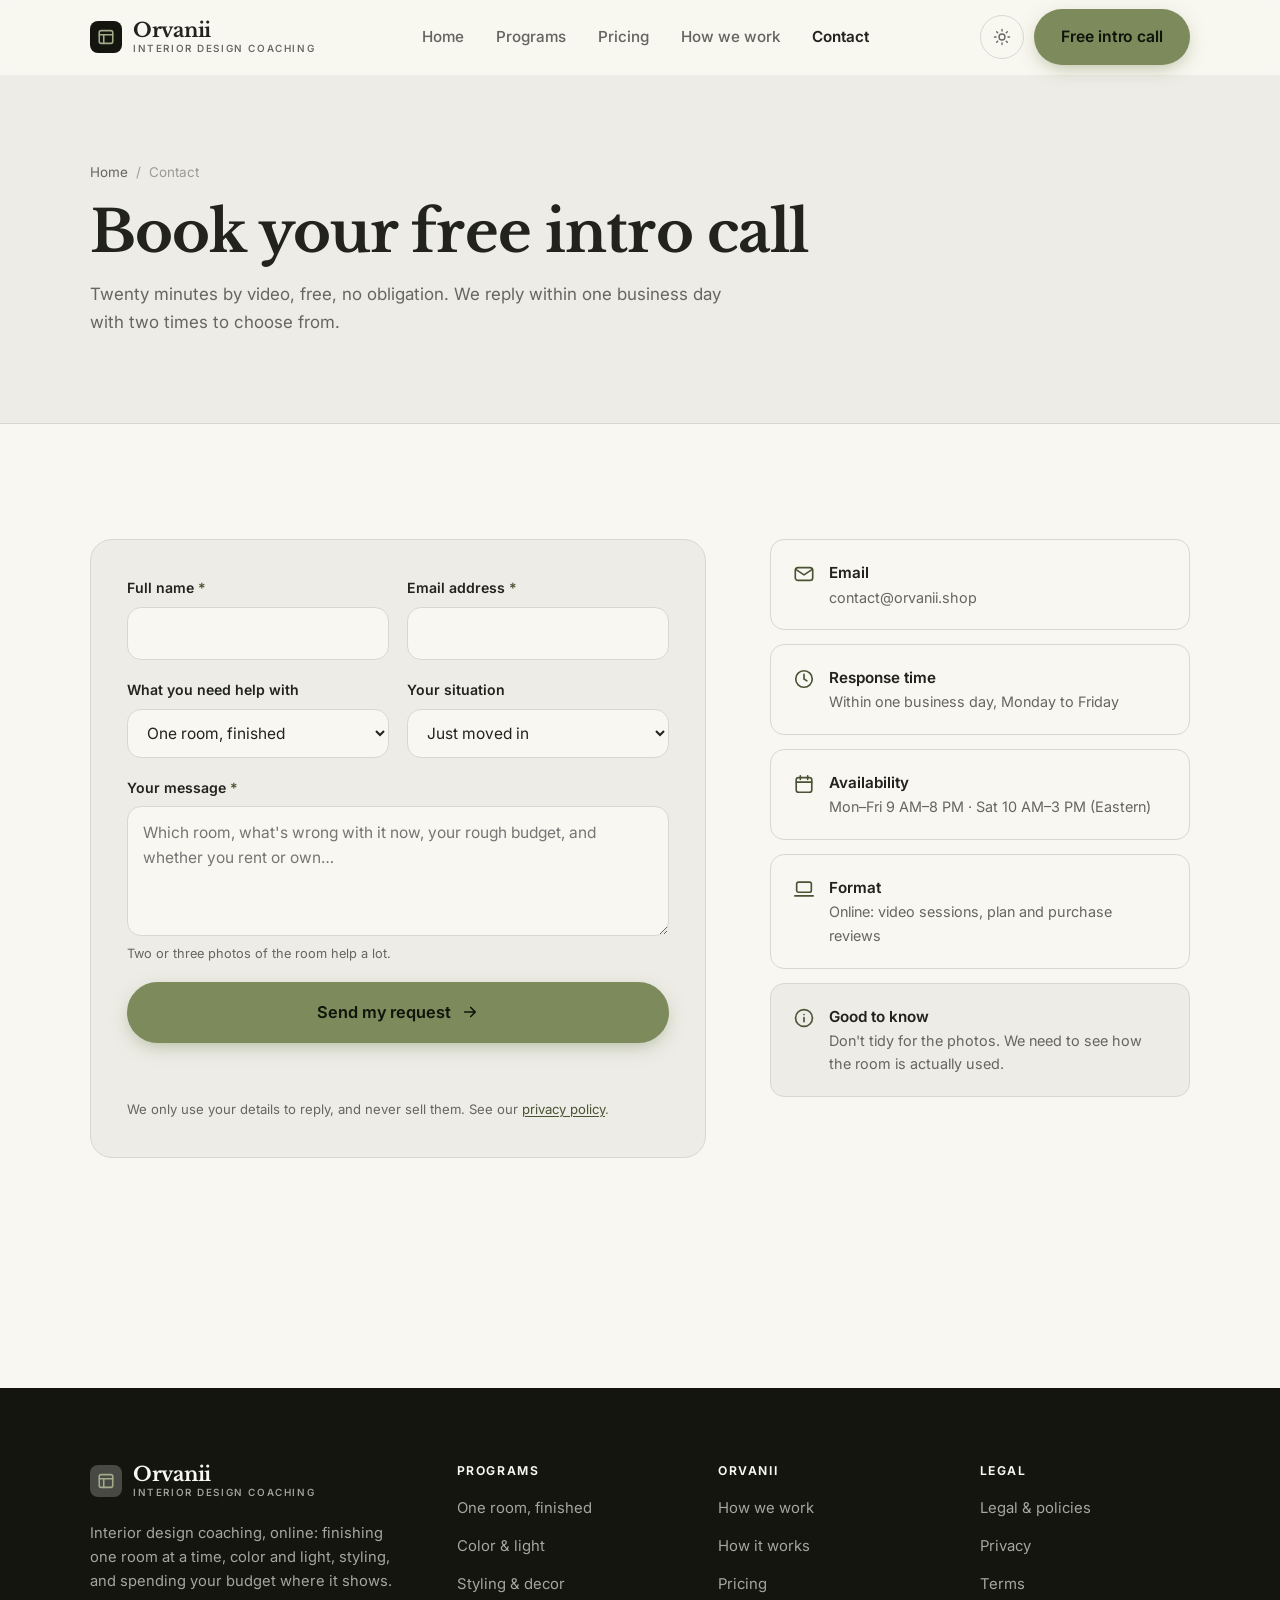
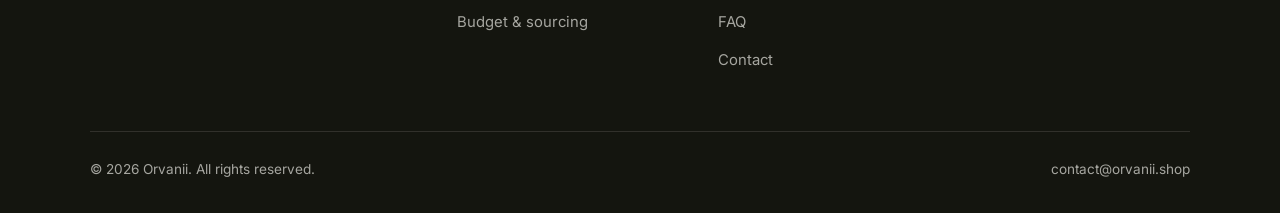
<file: contact.html>
<!DOCTYPE html>
<html lang="en" class="no-js">
<head>
<meta charset="utf-8">
<meta name="viewport" content="width=device-width, initial-scale=1">
<title>Contact — Orvanii</title>
<meta name="description" content="Book your free 20-minute intro call. We reply within one business day.">
<link rel="canonical" href="https://orvanii.shop/contact.html">

<meta property="og:type" content="website">
<meta property="og:url" content="https://orvanii.shop/contact.html">
<meta property="og:site_name" content="Orvanii">
<meta property="og:locale" content="en_US">
<meta property="og:title" content="Contact — Orvanii">
<meta property="og:description" content="Book your free 20-minute intro call. We reply within one business day.">
<meta name="theme-color" content="#14150f">

<link rel="icon" href="assets/img/favicon.svg" type="image/svg+xml">
<link rel="preconnect" href="https://fonts.googleapis.com">
<link rel="preconnect" href="https://fonts.gstatic.com" crossorigin>
<link rel="stylesheet" href="https://fonts.googleapis.com/css2?family=Libre+Baskerville:wght@400;700&family=Inter:wght@400..700&display=swap">
<link rel="stylesheet" href="assets/css/style.css">

<!-- Thème appliqué avant le premier rendu (évite le flash) -->
<script>
document.documentElement.classList.remove('no-js');
(function(){try{var t=localStorage.getItem('site-theme');if(t){document.documentElement.setAttribute('data-theme',t);}}catch(e){}})();
</script>
</head>

<body>
<a class="skip-link" href="#main">Skip to main content</a>

<header class="site-header">
  <nav class="wrap nav" aria-label="Main navigation">
    <a class="brand" href="index.html">
      <svg class="brand__mark" viewBox="0 0 64 64" aria-hidden="true">
        <rect class="bm-bg" width="64" height="64" rx="16"/>
        <g class="bm-ic" transform="translate(14 14) scale(1.5)" fill="none" stroke-width="2.1" stroke-linecap="round" stroke-linejoin="round"><rect x="3" y="3.5" width="18" height="17" rx="2.5"/><path d="M3 9h18M9 9v11.5"/></g>
      </svg>
      <span>Orvanii<span class="brand__sub">Interior design coaching</span></span>
    </a>

    <ul class="nav__links" id="nav-links">
      <li><a href="index.html">Home</a></li>
      <li><a href="programs.html">Programs</a></li>
      <li><a href="index.html#pricing">Pricing</a></li>
      <li><a href="about.html">How we work</a></li>
      <li><a href="contact.html" aria-current="page">Contact</a></li>
      <li><a class="btn btn--primary" href="contact.html">Free intro call</a></li>
    </ul>

    <div class="nav__cta">
      <button class="theme-toggle" type="button" aria-label="Switch to dark theme">
        <svg class="icon-sun" viewBox="0 0 24 24" fill="none" stroke="currentColor" stroke-width="1.8" stroke-linecap="round" aria-hidden="true"><circle cx="12" cy="12" r="4"/><path d="M12 2v2m0 16v2M2 12h2m16 0h2M4.9 4.9l1.4 1.4m11.4 11.4 1.4 1.4M19.1 4.9l-1.4 1.4M6.3 17.7l-1.4 1.4"/></svg>
        <svg class="icon-moon" viewBox="0 0 24 24" fill="none" stroke="currentColor" stroke-width="1.8" stroke-linecap="round" stroke-linejoin="round" aria-hidden="true"><path d="M21 12.8A9 9 0 1 1 11.2 3a7 7 0 0 0 9.8 9.8z"/></svg>
      </button>
      <a class="btn btn--primary" href="contact.html">Free intro call</a>
      <button class="nav__toggle" type="button" aria-expanded="false" aria-controls="nav-links" aria-label="Open menu">
        <svg class="icon-open" viewBox="0 0 24 24" fill="none" stroke="currentColor" stroke-width="2" stroke-linecap="round" aria-hidden="true"><path d="M3 6h18M3 12h18M3 18h18"/></svg>
        <svg class="icon-close" viewBox="0 0 24 24" fill="none" stroke="currentColor" stroke-width="2" stroke-linecap="round" aria-hidden="true"><path d="M6 6l12 12M18 6L6 18"/></svg>
      </button>
    </div>
  </nav>
</header>

<main id="main">

<section class="page-head">
  <div class="wrap">
    <nav class="breadcrumb" aria-label="Breadcrumb">
      <a href="index.html">Home</a><span>/</span><span aria-current="page">Contact</span>
    </nav>
    <h1>Book your free intro call</h1>
    <p>Twenty minutes by video, free, no obligation. We reply within one business day with two times to choose from.</p>
  </div>
</section>

<section class="section wrap">
  <div class="form-layout">

    <!--
      FORM: the action attribute holds a placeholder id. Create a free form at
      https://formspree.io and replace VOTRE_ID_FORMSPREE. Until then, the button
      opens the visitor's email app with a pre-filled message to contact@orvanii.shop.
    -->
    <form class="form" id="contact-form" action="https://formspree.io/f/VOTRE_ID_FORMSPREE" method="POST"
          data-email="contact@orvanii.shop" data-subject="Intro call request"
          data-msg-mail="Your email app will open with the message ready to send." data-msg-sending="Sending…"
          data-msg-ok="Thanks! Your message is on its way. We reply within one business day." data-msg-err="Sending failed. Please email us directly at">
      <div class="form__row">
        <div class="field">
          <label for="nom">Full name <span class="req" aria-hidden="true">*</span></label>
          <input type="text" id="nom" name="nom" autocomplete="name" required>
        </div>
        <div class="field">
          <label for="email">Email address <span class="req" aria-hidden="true">*</span></label>
          <input type="email" id="email" name="email" autocomplete="email" required>
        </div>
      </div>

      <div class="form__row">
        <div class="field">
          <label for="programme">What you need help with</label>
          <select id="programme" name="programme">
            <option>One room, finished</option>
            <option>Color &amp; light</option>
            <option>Styling &amp; decor</option>
            <option>Budget &amp; sourcing</option>
            <option>Not sure yet</option>
          </select>
        </div>
        <div class="field">
          <label for="niveau">Your situation</label>
          <select id="niveau" name="niveau">
            <option>Just moved in</option>
            <option>Room never got finished</option>
            <option>Renting, limited changes</option>
            <option>Redoing the whole home</option>
          </select>
        </div>
      </div>

      <div class="field">
        <label for="message">Your message <span class="req" aria-hidden="true">*</span></label>
        <textarea id="message" name="message" required placeholder="Which room, what's wrong with it now, your rough budget, and whether you rent or own…"></textarea>
        <span class="field__hint">Two or three photos of the room help a lot.</span>
      </div>

      <!-- Bot trap: hidden from humans -->
      <div class="visually-hidden" aria-hidden="true">
        <label for="site-web">Leave this field empty</label>
        <input type="text" id="site-web" name="_gotcha" tabindex="-1" autocomplete="off">
      </div>

      <button class="btn btn--primary btn--lg" type="submit">Send my request <svg viewBox="0 0 24 24" fill="none" stroke="currentColor" stroke-width="2.2" stroke-linecap="round" stroke-linejoin="round" aria-hidden="true"><path d="M5 12h14M13 6l6 6-6 6"/></svg></button>

      <p id="form-status" class="form__status" role="status" aria-live="polite"></p>

      <p class="form__note">
        We only use your details to reply, and never sell them. See our <a href="legal.html#privacy">privacy policy</a>.
      </p>
    </form>

    <aside class="contact-aside">
      <div class="contact-card">
        <svg viewBox="0 0 24 24" fill="none" stroke="currentColor" stroke-width="1.8" stroke-linecap="round" stroke-linejoin="round" aria-hidden="true"><rect x="2.5" y="5" width="19" height="14" rx="3"/><path d="M3 7l9 6 9-6"/></svg>
        <div><b>Email</b><a href="mailto:contact@orvanii.shop">contact@orvanii.shop</a></div>
      </div>
      <div class="contact-card">
        <svg viewBox="0 0 24 24" fill="none" stroke="currentColor" stroke-width="1.8" stroke-linecap="round" stroke-linejoin="round" aria-hidden="true"><circle cx="12" cy="12" r="9"/><path d="M12 7v5l3.2 2"/></svg>
        <div><b>Response time</b><span>Within one business day, Monday to Friday</span></div>
      </div>
      <div class="contact-card">
        <svg viewBox="0 0 24 24" fill="none" stroke="currentColor" stroke-width="1.8" stroke-linecap="round" stroke-linejoin="round" aria-hidden="true"><rect x="3.5" y="5" width="17" height="16" rx="2.5"/><path d="M8 3v4M16 3v4M3.5 10h17"/></svg>
        <div><b>Availability</b><span>Mon–Fri 9 AM–8 PM · Sat 10 AM–3 PM (Eastern)</span></div>
      </div>
      <div class="contact-card">
        <svg viewBox="0 0 24 24" fill="none" stroke="currentColor" stroke-width="1.8" stroke-linecap="round" stroke-linejoin="round" aria-hidden="true"><rect x="4" y="4.5" width="16" height="11" rx="2"/><path d="M2 19.5h20"/></svg>
        <div><b>Format</b><span>Online: video sessions, plan and purchase reviews</span></div>
      </div>
      <div class="contact-card contact-card--soft">
        <svg viewBox="0 0 24 24" fill="none" stroke="currentColor" stroke-width="1.8" stroke-linecap="round" stroke-linejoin="round" aria-hidden="true"><circle cx="12" cy="12" r="9.2"/><path d="M12 16v-4.5M12 8.2v.1"/></svg>
        <div><b>Good to know</b><span>Don't tidy for the photos. We need to see how the room is actually used.</span></div>
      </div>
    </aside>

  </div>
</section>

</main>

<footer class="site-footer">
  <div class="wrap">
    <div class="footer__grid">
      <div class="footer__brand">
        <a class="brand" href="index.html">
          <svg class="brand__mark" viewBox="0 0 64 64" aria-hidden="true">
        <rect class="bm-bg" width="64" height="64" rx="16"/>
        <g class="bm-ic" transform="translate(14 14) scale(1.5)" fill="none" stroke-width="2.1" stroke-linecap="round" stroke-linejoin="round"><rect x="3" y="3.5" width="18" height="17" rx="2.5"/><path d="M3 9h18M9 9v11.5"/></g>
      </svg>
          <span>Orvanii<span class="brand__sub">Interior design coaching</span></span>
        </a>
        <p>Interior design coaching, online: finishing one room at a time, color and light, styling, and spending your budget where it shows.</p>
      </div>

      <div class="footer__col">
        <h4>Programs</h4>
        <ul>
          <li><a href="programs.html#room">One room, finished</a></li>
          <li><a href="programs.html#color">Color &amp; light</a></li>
          <li><a href="programs.html#styling">Styling &amp; decor</a></li>
          <li><a href="programs.html#budget">Budget &amp; sourcing</a></li>
        </ul>
      </div>

      <div class="footer__col">
        <h4>Orvanii</h4>
        <ul>
          <li><a href="about.html">How we work</a></li>
          <li><a href="index.html#how-it-works">How it works</a></li>
          <li><a href="index.html#pricing">Pricing</a></li>
          <li><a href="index.html#faq">FAQ</a></li>
          <li><a href="contact.html">Contact</a></li>
        </ul>
      </div>

      <div class="footer__col">
        <h4>Legal</h4>
        <ul>
          <li><a href="legal.html">Legal &amp; policies</a></li>
          <li><a href="legal.html#privacy">Privacy</a></li>
          <li><a href="legal.html#terms">Terms</a></li>
        </ul>
      </div>
    </div>

    <div class="footer__bottom">
      <p>© <span data-year>2026</span> Orvanii. All rights reserved.</p>
      <p><a href="mailto:contact@orvanii.shop">contact@orvanii.shop</a></p>
    </div>
  </div>
</footer>

<script src="assets/js/main.js" defer></script>
</body>
</html>
</file>
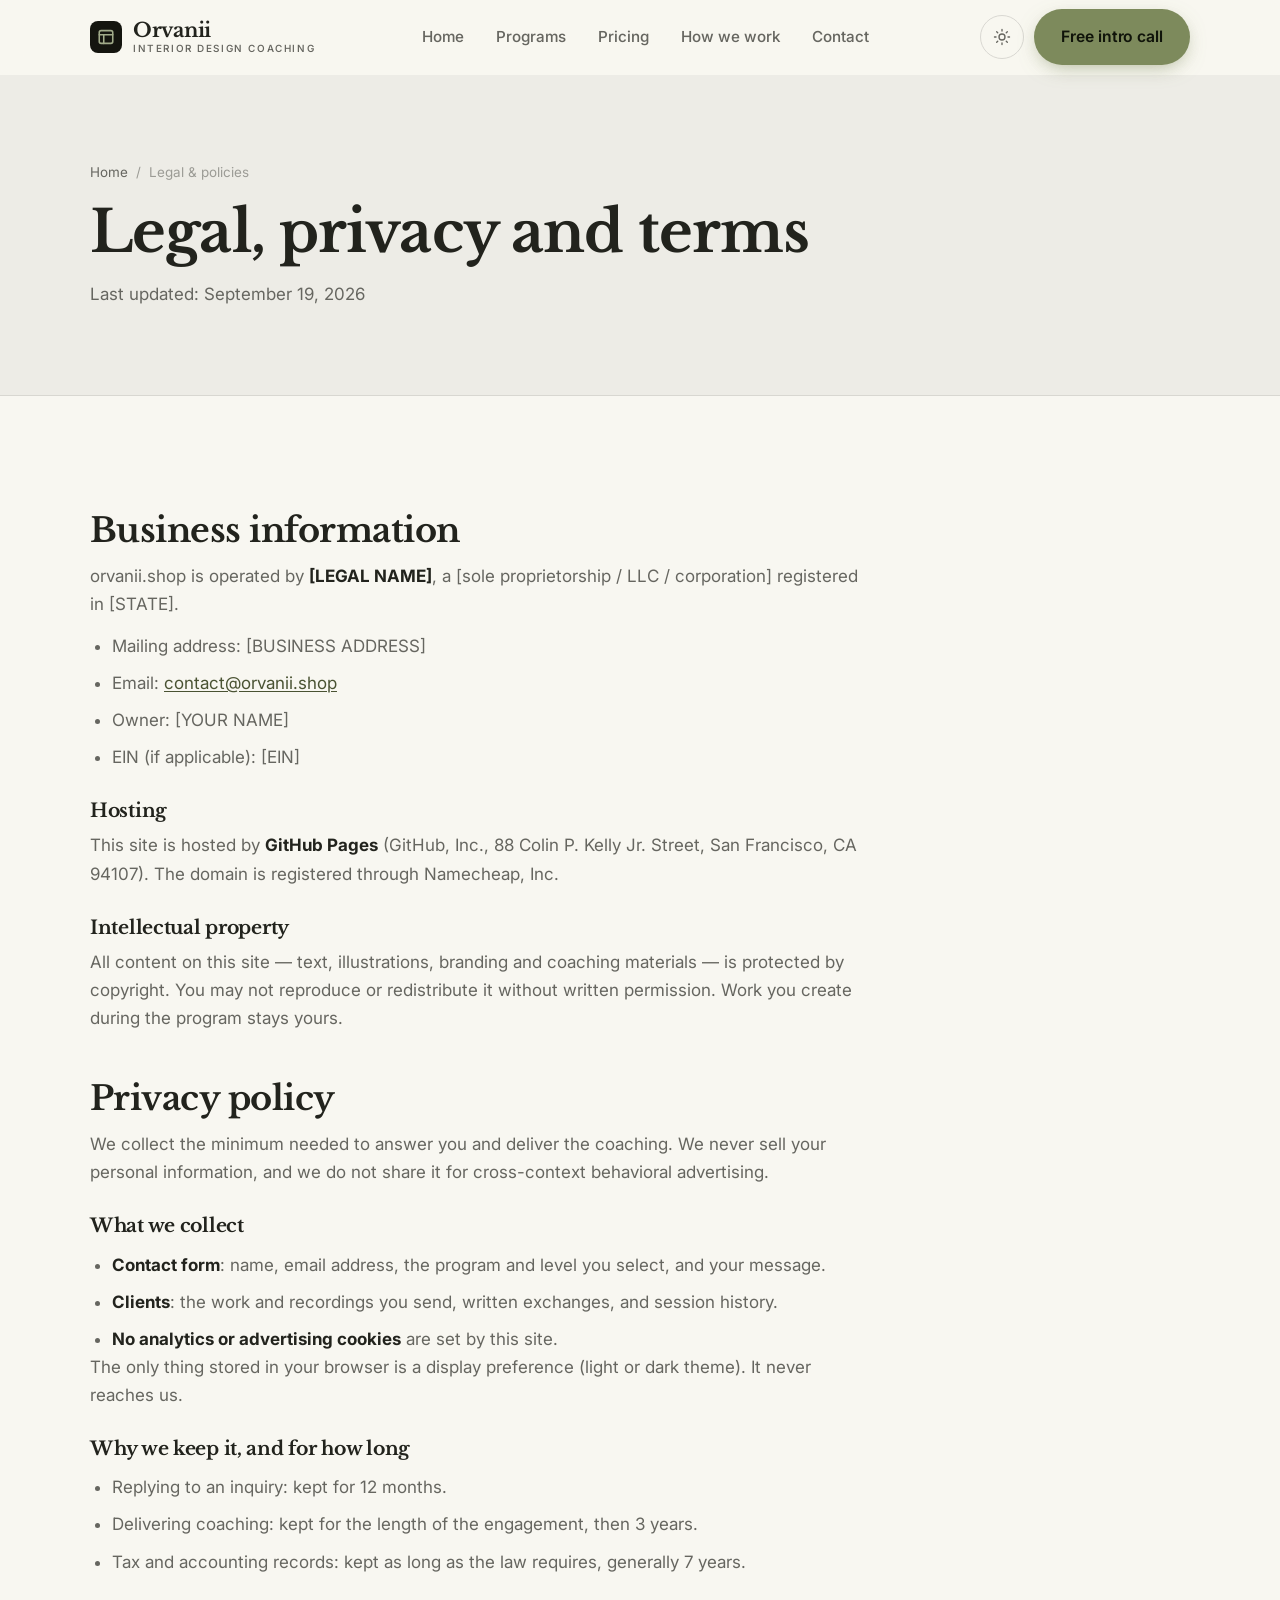
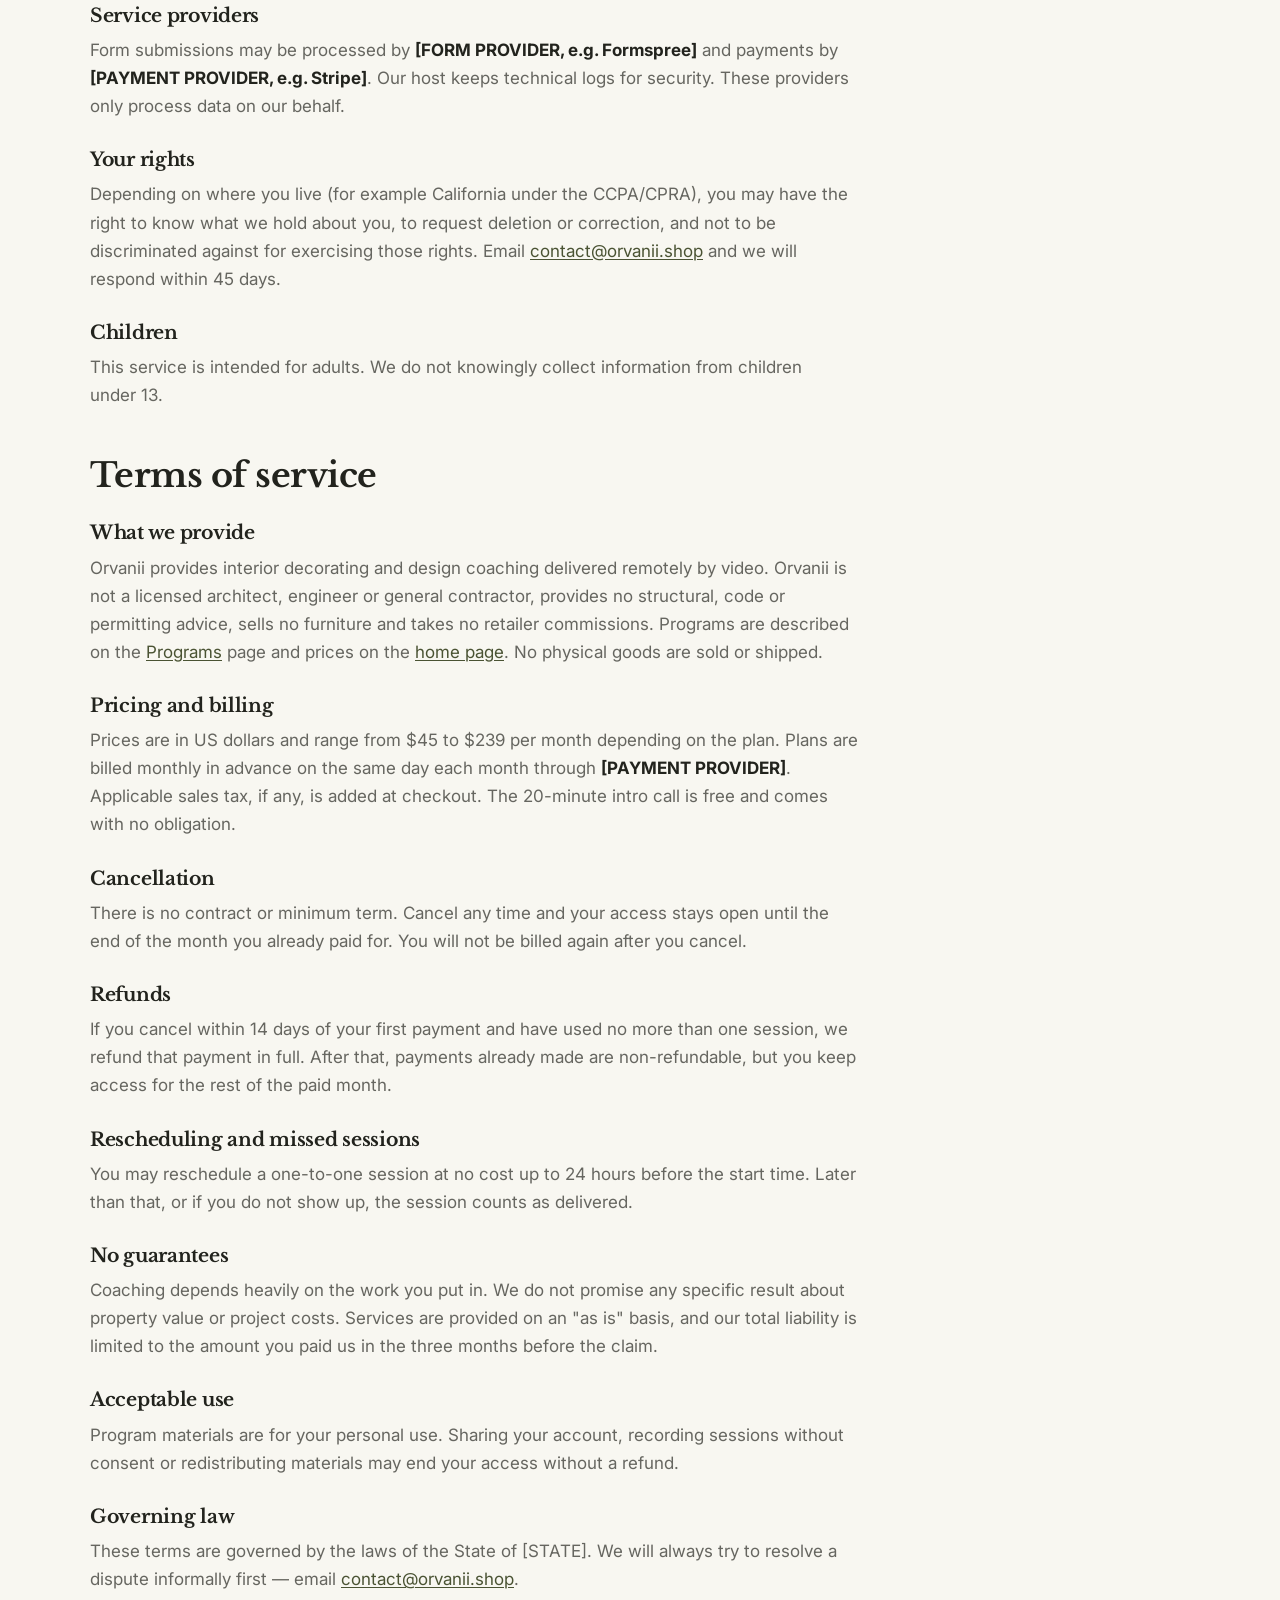
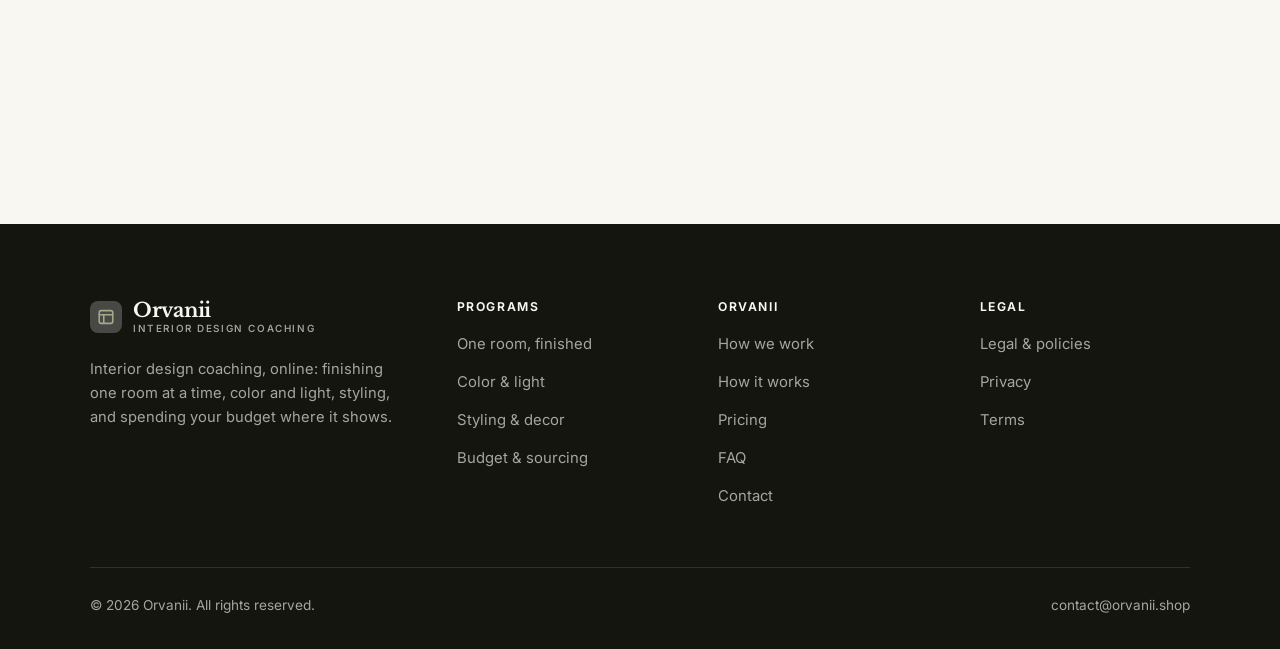
<file: legal.html>
<!DOCTYPE html>
<html lang="en" class="no-js">
<head>
<meta charset="utf-8">
<meta name="viewport" content="width=device-width, initial-scale=1">
<title>Legal, privacy and terms — Orvanii</title>
<meta name="description" content="Business information, privacy policy and terms of service for Orvanii.">
<meta name="robots" content="noindex">

<meta property="og:type" content="website">
<meta property="og:url" content="https://orvanii.shop/legal.html">
<meta property="og:site_name" content="Orvanii">
<meta property="og:locale" content="en_US">
<meta property="og:title" content="Legal, privacy and terms — Orvanii">
<meta property="og:description" content="Business information, privacy policy and terms of service for Orvanii.">
<meta name="theme-color" content="#14150f">

<link rel="icon" href="assets/img/favicon.svg" type="image/svg+xml">
<link rel="preconnect" href="https://fonts.googleapis.com">
<link rel="preconnect" href="https://fonts.gstatic.com" crossorigin>
<link rel="stylesheet" href="https://fonts.googleapis.com/css2?family=Libre+Baskerville:wght@400;700&family=Inter:wght@400..700&display=swap">
<link rel="stylesheet" href="assets/css/style.css">

<!-- Thème appliqué avant le premier rendu (évite le flash) -->
<script>
document.documentElement.classList.remove('no-js');
(function(){try{var t=localStorage.getItem('site-theme');if(t){document.documentElement.setAttribute('data-theme',t);}}catch(e){}})();
</script>
</head>

<body>
<a class="skip-link" href="#main">Skip to main content</a>

<header class="site-header">
  <nav class="wrap nav" aria-label="Main navigation">
    <a class="brand" href="index.html">
      <svg class="brand__mark" viewBox="0 0 64 64" aria-hidden="true">
        <rect class="bm-bg" width="64" height="64" rx="16"/>
        <g class="bm-ic" transform="translate(14 14) scale(1.5)" fill="none" stroke-width="2.1" stroke-linecap="round" stroke-linejoin="round"><rect x="3" y="3.5" width="18" height="17" rx="2.5"/><path d="M3 9h18M9 9v11.5"/></g>
      </svg>
      <span>Orvanii<span class="brand__sub">Interior design coaching</span></span>
    </a>

    <ul class="nav__links" id="nav-links">
      <li><a href="index.html">Home</a></li>
      <li><a href="programs.html">Programs</a></li>
      <li><a href="index.html#pricing">Pricing</a></li>
      <li><a href="about.html">How we work</a></li>
      <li><a href="contact.html">Contact</a></li>
      <li><a class="btn btn--primary" href="contact.html">Free intro call</a></li>
    </ul>

    <div class="nav__cta">
      <button class="theme-toggle" type="button" aria-label="Switch to dark theme">
        <svg class="icon-sun" viewBox="0 0 24 24" fill="none" stroke="currentColor" stroke-width="1.8" stroke-linecap="round" aria-hidden="true"><circle cx="12" cy="12" r="4"/><path d="M12 2v2m0 16v2M2 12h2m16 0h2M4.9 4.9l1.4 1.4m11.4 11.4 1.4 1.4M19.1 4.9l-1.4 1.4M6.3 17.7l-1.4 1.4"/></svg>
        <svg class="icon-moon" viewBox="0 0 24 24" fill="none" stroke="currentColor" stroke-width="1.8" stroke-linecap="round" stroke-linejoin="round" aria-hidden="true"><path d="M21 12.8A9 9 0 1 1 11.2 3a7 7 0 0 0 9.8 9.8z"/></svg>
      </button>
      <a class="btn btn--primary" href="contact.html">Free intro call</a>
      <button class="nav__toggle" type="button" aria-expanded="false" aria-controls="nav-links" aria-label="Open menu">
        <svg class="icon-open" viewBox="0 0 24 24" fill="none" stroke="currentColor" stroke-width="2" stroke-linecap="round" aria-hidden="true"><path d="M3 6h18M3 12h18M3 18h18"/></svg>
        <svg class="icon-close" viewBox="0 0 24 24" fill="none" stroke="currentColor" stroke-width="2" stroke-linecap="round" aria-hidden="true"><path d="M6 6l12 12M18 6L6 18"/></svg>
      </button>
    </div>
  </nav>
</header>

<main id="main">

<section class="page-head">
  <div class="wrap">
    <nav class="breadcrumb" aria-label="Breadcrumb">
      <a href="index.html">Home</a><span>/</span><span aria-current="page">Legal &amp; policies</span>
    </nav>
    <h1>Legal, privacy and terms</h1>
    <p>Last updated: <time datetime="2026-09-19">September 19, 2026</time></p>
  </div>
</section>

<section class="section wrap">
  <div class="prose">

    <!--
      TO DO: this is a skeleton, not legal advice. Replace every [BRACKET] with
      your real details before selling, and have a lawyer review it if you can.
      Consumer protection rules differ by state.
    -->

    <h2 id="business">Business information</h2>
    <p>
      orvanii.shop is operated by <strong>[LEGAL NAME]</strong>, a [sole proprietorship / LLC / corporation]
      registered in [STATE].
    </p>
    <ul>
      <li>Mailing address: [BUSINESS ADDRESS]</li>
      <li>Email: <a href="mailto:contact@orvanii.shop">contact@orvanii.shop</a></li>
      <li>Owner: [YOUR NAME]</li>
      <li>EIN (if applicable): [EIN]</li>
    </ul>

    <h3>Hosting</h3>
    <p>
      This site is hosted by <strong>GitHub Pages</strong> (GitHub, Inc., 88 Colin P. Kelly Jr. Street,
      San Francisco, CA 94107). The domain is registered through Namecheap, Inc.
    </p>

    <h3>Intellectual property</h3>
    <p>
      All content on this site — text, illustrations, branding and coaching materials — is protected by
      copyright. You may not reproduce or redistribute it without written permission. Work you create during
      the program stays yours.
    </p>

    <h2 id="privacy">Privacy policy</h2>
    <p>
      We collect the minimum needed to answer you and deliver the coaching. We never sell your personal
      information, and we do not share it for cross-context behavioral advertising.
    </p>
    <h3>What we collect</h3>
    <ul>
      <li><strong>Contact form</strong>: name, email address, the program and level you select, and your message.</li>
      <li><strong>Clients</strong>: the work and recordings you send, written exchanges, and session history.</li>
      <li><strong>No analytics or advertising cookies</strong> are set by this site.</li>
    </ul>
    <p>
      The only thing stored in your browser is a display preference (light or dark theme). It never reaches us.
    </p>
    <h3>Why we keep it, and for how long</h3>
    <ul>
      <li>Replying to an inquiry: kept for 12 months.</li>
      <li>Delivering coaching: kept for the length of the engagement, then 3 years.</li>
      <li>Tax and accounting records: kept as long as the law requires, generally 7 years.</li>
    </ul>
    <h3>Service providers</h3>
    <p>
      Form submissions may be processed by <strong>[FORM PROVIDER, e.g. Formspree]</strong> and payments by
      <strong>[PAYMENT PROVIDER, e.g. Stripe]</strong>. Our host keeps technical logs for security. These
      providers only process data on our behalf.
    </p>
    <h3>Your rights</h3>
    <p>
      Depending on where you live (for example California under the CCPA/CPRA), you may have the right to
      know what we hold about you, to request deletion or correction, and not to be discriminated against for
      exercising those rights. Email <a href="mailto:contact@orvanii.shop">contact@orvanii.shop</a> and we will respond within 45 days.
    </p>
    <h3>Children</h3>
    <p>
      This service is intended for adults. We do not knowingly collect information from children under 13.
    </p>

    <h2 id="terms">Terms of service</h2>
    <h3>What we provide</h3>
    <p>
      Orvanii provides interior decorating and design coaching delivered remotely by video. Orvanii is not a licensed architect, engineer or general contractor, provides no structural, code or permitting advice, sells no furniture and takes no retailer commissions. Programs are described on the
      <a href="programs.html">Programs</a> page and prices on the <a href="index.html#pricing">home page</a>.
      No physical goods are sold or shipped.
    </p>
    <h3>Pricing and billing</h3>
    <p>
      Prices are in US dollars and range from $45 to $239 per month
      depending on the plan. Plans are billed monthly in advance on the same day each month through
      <strong>[PAYMENT PROVIDER]</strong>. Applicable sales tax, if any, is added at checkout.
      The 20-minute intro call is free and comes with no obligation.
    </p>
    <h3>Cancellation</h3>
    <p>
      There is no contract or minimum term. Cancel any time and your access stays open until the end of the
      month you already paid for. You will not be billed again after you cancel.
    </p>
    <h3>Refunds</h3>
    <p>
      If you cancel within 14 days of your first payment and have used no more than one session, we refund
      that payment in full. After that, payments already made are non-refundable, but you keep access for the
      rest of the paid month.
    </p>
    <h3>Rescheduling and missed sessions</h3>
    <p>
      You may reschedule a one-to-one session at no cost up to 24 hours before the start time. Later than
      that, or if you do not show up, the session counts as delivered.
    </p>
    <h3>No guarantees</h3>
    <p>
      Coaching depends heavily on the work you put in. We do not promise any specific result
      about property value or project costs. Services are provided on an "as is" basis, and our total
      liability is limited to the amount you paid us in the three months before the claim.
    </p>
    <h3>Acceptable use</h3>
    <p>
      Program materials are for your personal use. Sharing your account, recording sessions without consent
      or redistributing materials may end your access without a refund.
    </p>
    <h3>Governing law</h3>
    <p>
      These terms are governed by the laws of the State of [STATE]. We will always try to resolve a dispute
      informally first — email <a href="mailto:contact@orvanii.shop">contact@orvanii.shop</a>.
    </p>

  </div>
</section>

</main>

<footer class="site-footer">
  <div class="wrap">
    <div class="footer__grid">
      <div class="footer__brand">
        <a class="brand" href="index.html">
          <svg class="brand__mark" viewBox="0 0 64 64" aria-hidden="true">
        <rect class="bm-bg" width="64" height="64" rx="16"/>
        <g class="bm-ic" transform="translate(14 14) scale(1.5)" fill="none" stroke-width="2.1" stroke-linecap="round" stroke-linejoin="round"><rect x="3" y="3.5" width="18" height="17" rx="2.5"/><path d="M3 9h18M9 9v11.5"/></g>
      </svg>
          <span>Orvanii<span class="brand__sub">Interior design coaching</span></span>
        </a>
        <p>Interior design coaching, online: finishing one room at a time, color and light, styling, and spending your budget where it shows.</p>
      </div>

      <div class="footer__col">
        <h4>Programs</h4>
        <ul>
          <li><a href="programs.html#room">One room, finished</a></li>
          <li><a href="programs.html#color">Color &amp; light</a></li>
          <li><a href="programs.html#styling">Styling &amp; decor</a></li>
          <li><a href="programs.html#budget">Budget &amp; sourcing</a></li>
        </ul>
      </div>

      <div class="footer__col">
        <h4>Orvanii</h4>
        <ul>
          <li><a href="about.html">How we work</a></li>
          <li><a href="index.html#how-it-works">How it works</a></li>
          <li><a href="index.html#pricing">Pricing</a></li>
          <li><a href="index.html#faq">FAQ</a></li>
          <li><a href="contact.html">Contact</a></li>
        </ul>
      </div>

      <div class="footer__col">
        <h4>Legal</h4>
        <ul>
          <li><a href="legal.html">Legal &amp; policies</a></li>
          <li><a href="legal.html#privacy">Privacy</a></li>
          <li><a href="legal.html#terms">Terms</a></li>
        </ul>
      </div>
    </div>

    <div class="footer__bottom">
      <p>© <span data-year>2026</span> Orvanii. All rights reserved.</p>
      <p><a href="mailto:contact@orvanii.shop">contact@orvanii.shop</a></p>
    </div>
  </div>
</footer>

<script src="assets/js/main.js" defer></script>
</body>
</html>
</file>
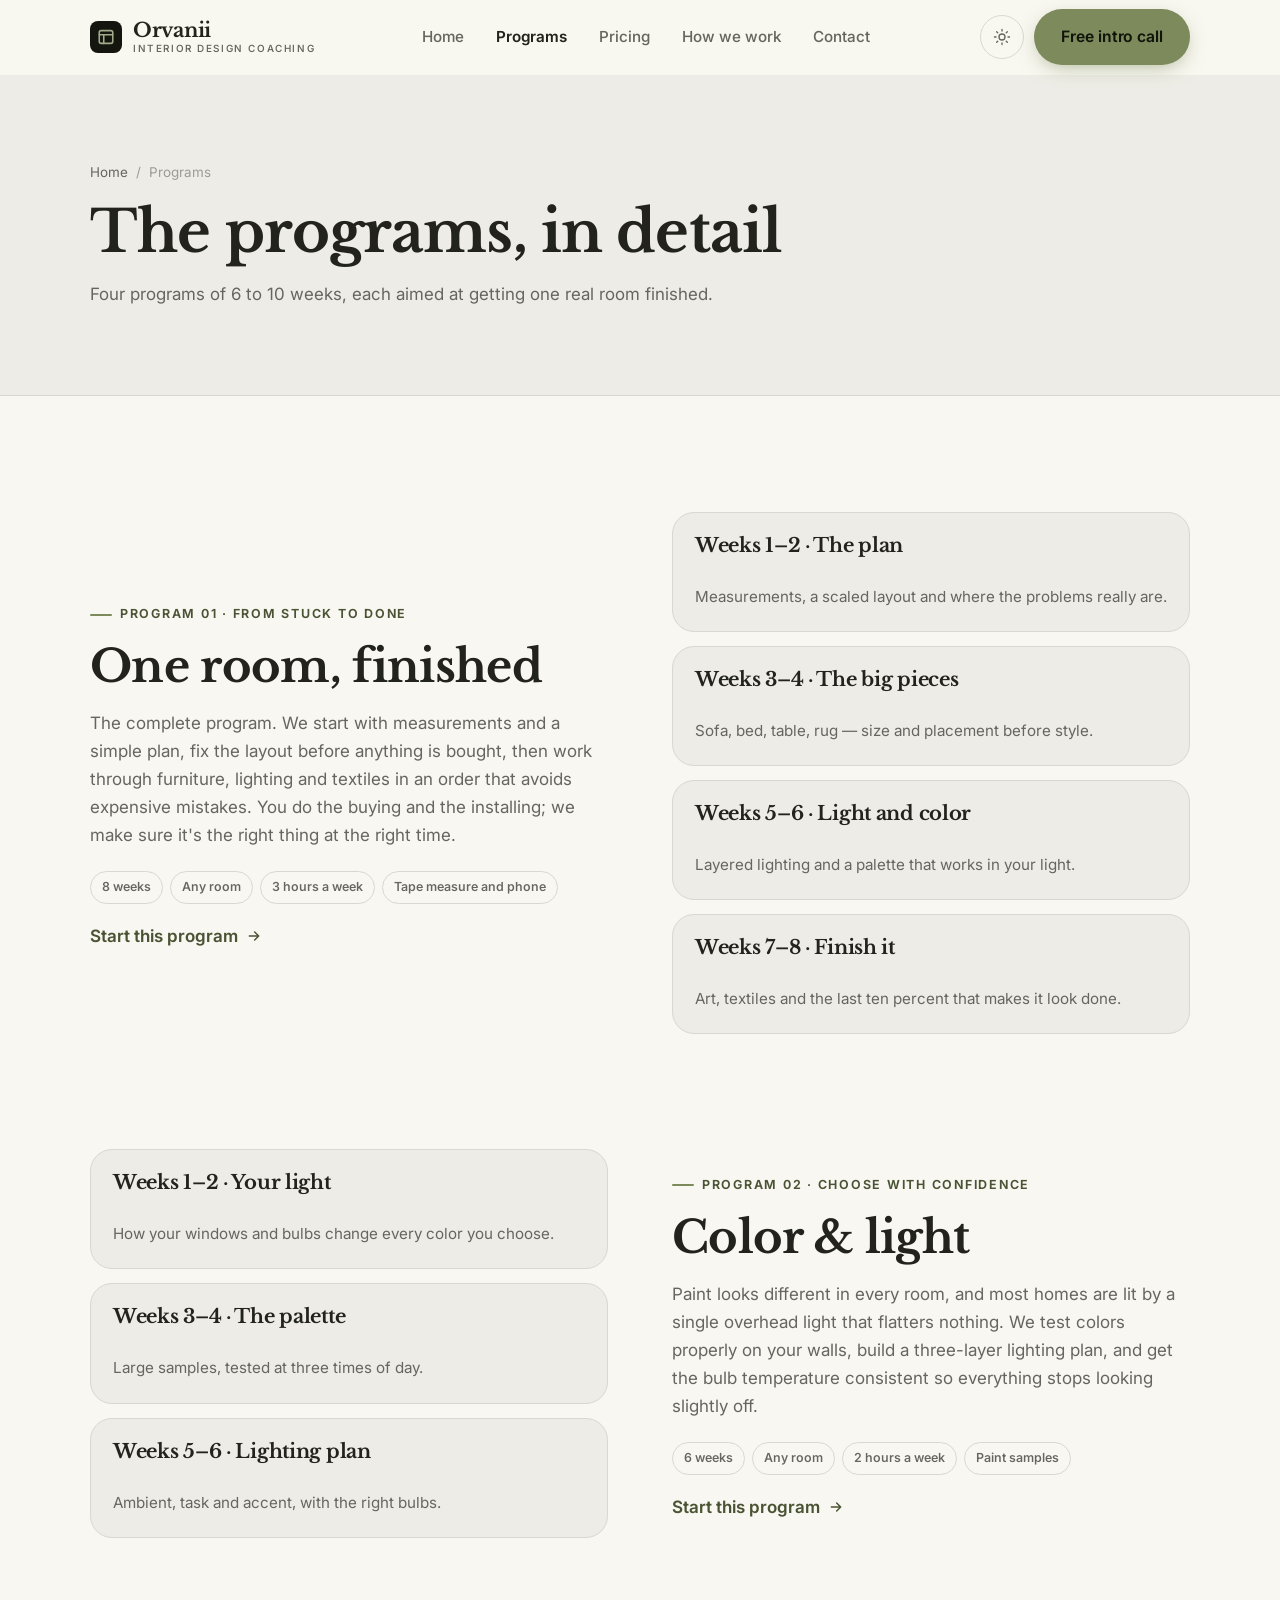
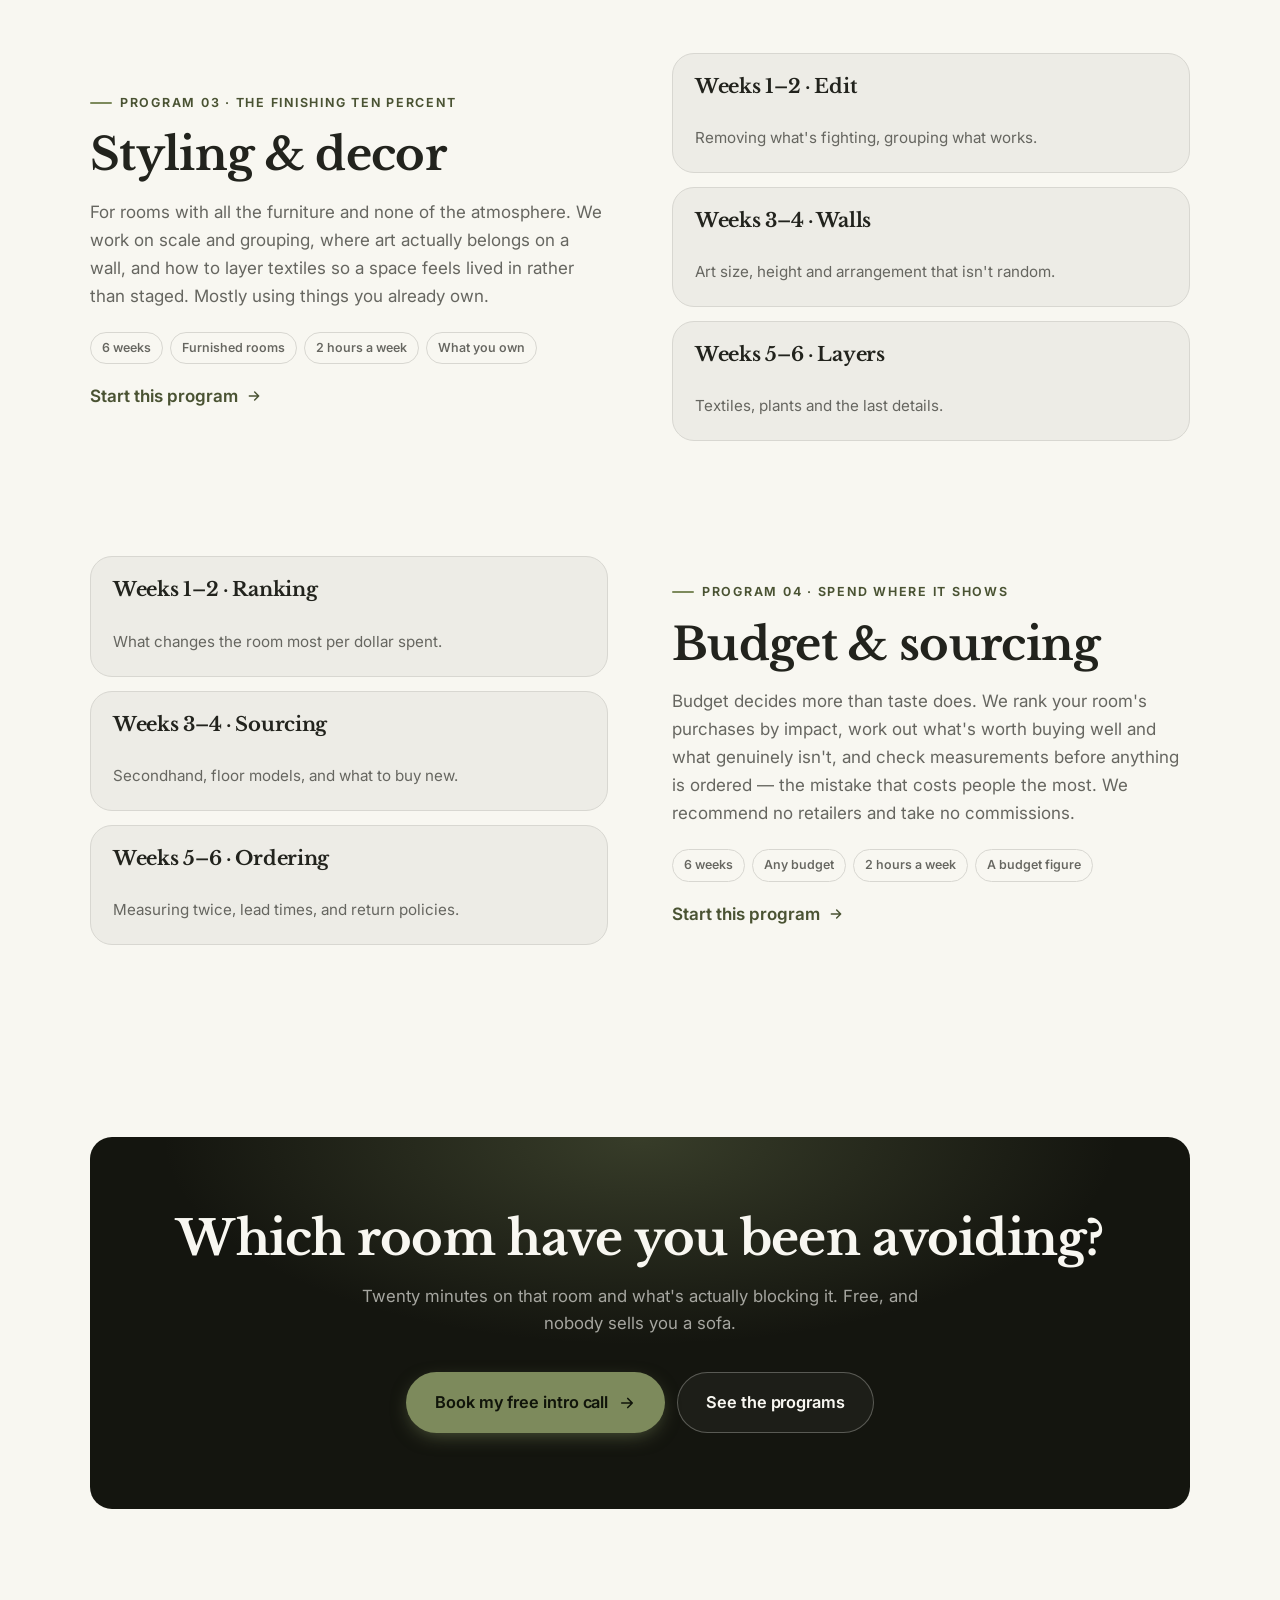
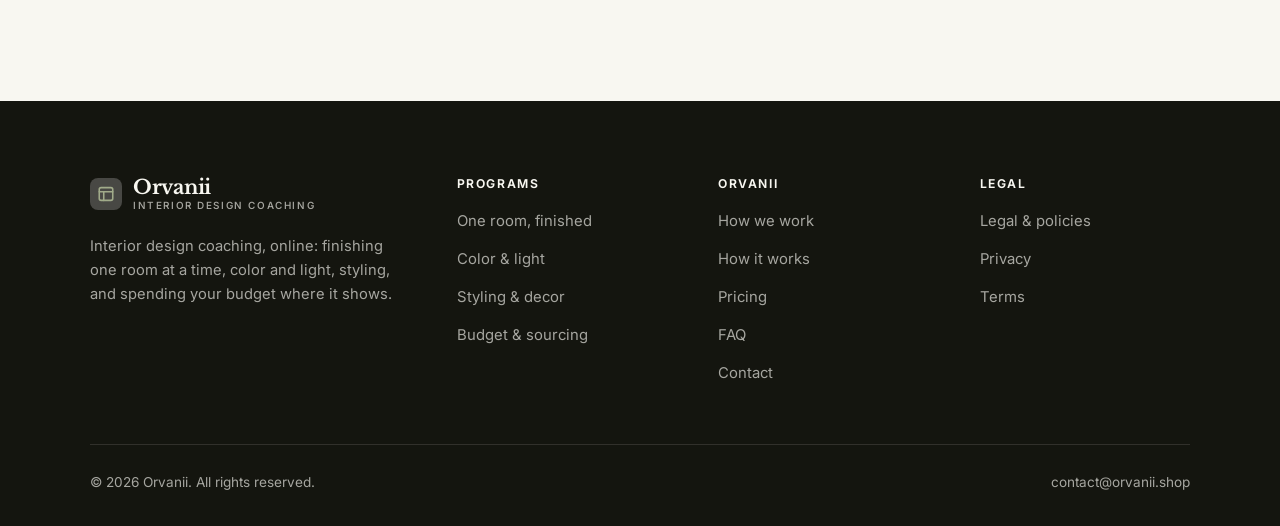
<file: programs.html>
<!DOCTYPE html>
<html lang="en" class="no-js">
<head>
<meta charset="utf-8">
<meta name="viewport" content="width=device-width, initial-scale=1">
<title>Programs — Orvanii</title>
<meta name="description" content="Interior design coaching programs: one room finished, color and light, styling and decor, budget and sourcing. Week by week.">
<link rel="canonical" href="https://orvanii.shop/programs.html">

<meta property="og:type" content="website">
<meta property="og:url" content="https://orvanii.shop/programs.html">
<meta property="og:site_name" content="Orvanii">
<meta property="og:locale" content="en_US">
<meta property="og:title" content="Programs — Orvanii">
<meta property="og:description" content="Interior design coaching programs: one room finished, color and light, styling and decor, budget and sourcing. Week by week.">
<meta name="theme-color" content="#14150f">

<link rel="icon" href="assets/img/favicon.svg" type="image/svg+xml">
<link rel="preconnect" href="https://fonts.googleapis.com">
<link rel="preconnect" href="https://fonts.gstatic.com" crossorigin>
<link rel="stylesheet" href="https://fonts.googleapis.com/css2?family=Libre+Baskerville:wght@400;700&family=Inter:wght@400..700&display=swap">
<link rel="stylesheet" href="assets/css/style.css">

<!-- Thème appliqué avant le premier rendu (évite le flash) -->
<script>
document.documentElement.classList.remove('no-js');
(function(){try{var t=localStorage.getItem('site-theme');if(t){document.documentElement.setAttribute('data-theme',t);}}catch(e){}})();
</script>
</head>

<body>
<a class="skip-link" href="#main">Skip to main content</a>

<header class="site-header">
  <nav class="wrap nav" aria-label="Main navigation">
    <a class="brand" href="index.html">
      <svg class="brand__mark" viewBox="0 0 64 64" aria-hidden="true">
        <rect class="bm-bg" width="64" height="64" rx="16"/>
        <g class="bm-ic" transform="translate(14 14) scale(1.5)" fill="none" stroke-width="2.1" stroke-linecap="round" stroke-linejoin="round"><rect x="3" y="3.5" width="18" height="17" rx="2.5"/><path d="M3 9h18M9 9v11.5"/></g>
      </svg>
      <span>Orvanii<span class="brand__sub">Interior design coaching</span></span>
    </a>

    <ul class="nav__links" id="nav-links">
      <li><a href="index.html">Home</a></li>
      <li><a href="programs.html" aria-current="page">Programs</a></li>
      <li><a href="index.html#pricing">Pricing</a></li>
      <li><a href="about.html">How we work</a></li>
      <li><a href="contact.html">Contact</a></li>
      <li><a class="btn btn--primary" href="contact.html">Free intro call</a></li>
    </ul>

    <div class="nav__cta">
      <button class="theme-toggle" type="button" aria-label="Switch to dark theme">
        <svg class="icon-sun" viewBox="0 0 24 24" fill="none" stroke="currentColor" stroke-width="1.8" stroke-linecap="round" aria-hidden="true"><circle cx="12" cy="12" r="4"/><path d="M12 2v2m0 16v2M2 12h2m16 0h2M4.9 4.9l1.4 1.4m11.4 11.4 1.4 1.4M19.1 4.9l-1.4 1.4M6.3 17.7l-1.4 1.4"/></svg>
        <svg class="icon-moon" viewBox="0 0 24 24" fill="none" stroke="currentColor" stroke-width="1.8" stroke-linecap="round" stroke-linejoin="round" aria-hidden="true"><path d="M21 12.8A9 9 0 1 1 11.2 3a7 7 0 0 0 9.8 9.8z"/></svg>
      </button>
      <a class="btn btn--primary" href="contact.html">Free intro call</a>
      <button class="nav__toggle" type="button" aria-expanded="false" aria-controls="nav-links" aria-label="Open menu">
        <svg class="icon-open" viewBox="0 0 24 24" fill="none" stroke="currentColor" stroke-width="2" stroke-linecap="round" aria-hidden="true"><path d="M3 6h18M3 12h18M3 18h18"/></svg>
        <svg class="icon-close" viewBox="0 0 24 24" fill="none" stroke="currentColor" stroke-width="2" stroke-linecap="round" aria-hidden="true"><path d="M6 6l12 12M18 6L6 18"/></svg>
      </button>
    </div>
  </nav>
</header>

<main id="main">

<section class="page-head">
  <div class="wrap">
    <nav class="breadcrumb" aria-label="Breadcrumb">
      <a href="index.html">Home</a><span>/</span><span aria-current="page">Programs</span>
    </nav>
    <h1>The programs, in detail</h1>
    <p>Four programs of 6 to 10 weeks, each aimed at getting one real room finished.</p>
  </div>
</section>

<section class="section wrap" id="room">
  <div class="split reveal">
    <div>
      <span class="eyebrow">Program 01 · From stuck to done</span>
      <h2>One room, finished</h2>
      <p>The complete program. We start with measurements and a simple plan, fix the layout before anything is bought, then work through furniture, lighting and textiles in an order that avoids expensive mistakes. You do the buying and the installing; we make sure it's the right thing at the right time.</p>
      <ul class="tags"><li>8 weeks</li><li>Any room</li><li>3 hours a week</li><li>Tape measure and phone</li></ul>
      <p><a class="arrow-link" href="contact.html">Start this program <svg viewBox="0 0 24 24" fill="none" stroke="currentColor" stroke-width="2.2" stroke-linecap="round" stroke-linejoin="round" aria-hidden="true"><path d="M5 12h14M13 6l6 6-6 6"/></svg></a></p>
    </div>
    <div class="grid grid--2 grid--tight">
      <article class="card card--sm">
        <h3>Weeks 1–2 · The plan</h3>
        <p>Measurements, a scaled layout and where the problems really are.</p>
      </article>
      <article class="card card--sm">
        <h3>Weeks 3–4 · The big pieces</h3>
        <p>Sofa, bed, table, rug — size and placement before style.</p>
      </article>
      <article class="card card--sm">
        <h3>Weeks 5–6 · Light and color</h3>
        <p>Layered lighting and a palette that works in your light.</p>
      </article>
      <article class="card card--sm">
        <h3>Weeks 7–8 · Finish it</h3>
        <p>Art, textiles and the last ten percent that makes it look done.</p>
      </article>
    </div>
  </div>
</section>

<section class="section section--flush wrap" id="color">
  <div class="split reveal">
    <div class="grid grid--2 grid--tight">
      <article class="card card--sm">
        <h3>Weeks 1–2 · Your light</h3>
        <p>How your windows and bulbs change every color you choose.</p>
      </article>
      <article class="card card--sm">
        <h3>Weeks 3–4 · The palette</h3>
        <p>Large samples, tested at three times of day.</p>
      </article>
      <article class="card card--sm">
        <h3>Weeks 5–6 · Lighting plan</h3>
        <p>Ambient, task and accent, with the right bulbs.</p>
      </article>
    </div>
    <div>
      <span class="eyebrow">Program 02 · Choose with confidence</span>
      <h2>Color &amp; light</h2>
      <p>Paint looks different in every room, and most homes are lit by a single overhead light that flatters nothing. We test colors properly on your walls, build a three-layer lighting plan, and get the bulb temperature consistent so everything stops looking slightly off.</p>
      <ul class="tags"><li>6 weeks</li><li>Any room</li><li>2 hours a week</li><li>Paint samples</li></ul>
      <p><a class="arrow-link" href="contact.html">Start this program <svg viewBox="0 0 24 24" fill="none" stroke="currentColor" stroke-width="2.2" stroke-linecap="round" stroke-linejoin="round" aria-hidden="true"><path d="M5 12h14M13 6l6 6-6 6"/></svg></a></p>
    </div>
  </div>
</section>

<section class="section section--flush wrap" id="styling">
  <div class="split reveal">
    <div>
      <span class="eyebrow">Program 03 · The finishing ten percent</span>
      <h2>Styling &amp; decor</h2>
      <p>For rooms with all the furniture and none of the atmosphere. We work on scale and grouping, where art actually belongs on a wall, and how to layer textiles so a space feels lived in rather than staged. Mostly using things you already own.</p>
      <ul class="tags"><li>6 weeks</li><li>Furnished rooms</li><li>2 hours a week</li><li>What you own</li></ul>
      <p><a class="arrow-link" href="contact.html">Start this program <svg viewBox="0 0 24 24" fill="none" stroke="currentColor" stroke-width="2.2" stroke-linecap="round" stroke-linejoin="round" aria-hidden="true"><path d="M5 12h14M13 6l6 6-6 6"/></svg></a></p>
    </div>
    <div class="grid grid--2 grid--tight">
      <article class="card card--sm">
        <h3>Weeks 1–2 · Edit</h3>
        <p>Removing what's fighting, grouping what works.</p>
      </article>
      <article class="card card--sm">
        <h3>Weeks 3–4 · Walls</h3>
        <p>Art size, height and arrangement that isn't random.</p>
      </article>
      <article class="card card--sm">
        <h3>Weeks 5–6 · Layers</h3>
        <p>Textiles, plants and the last details.</p>
      </article>
    </div>
  </div>
</section>

<section class="section section--flush wrap" id="budget">
  <div class="split reveal">
    <div class="grid grid--2 grid--tight">
      <article class="card card--sm">
        <h3>Weeks 1–2 · Ranking</h3>
        <p>What changes the room most per dollar spent.</p>
      </article>
      <article class="card card--sm">
        <h3>Weeks 3–4 · Sourcing</h3>
        <p>Secondhand, floor models, and what to buy new.</p>
      </article>
      <article class="card card--sm">
        <h3>Weeks 5–6 · Ordering</h3>
        <p>Measuring twice, lead times, and return policies.</p>
      </article>
    </div>
    <div>
      <span class="eyebrow">Program 04 · Spend where it shows</span>
      <h2>Budget &amp; sourcing</h2>
      <p>Budget decides more than taste does. We rank your room's purchases by impact, work out what's worth buying well and what genuinely isn't, and check measurements before anything is ordered — the mistake that costs people the most. We recommend no retailers and take no commissions.</p>
      <ul class="tags"><li>6 weeks</li><li>Any budget</li><li>2 hours a week</li><li>A budget figure</li></ul>
      <p><a class="arrow-link" href="contact.html">Start this program <svg viewBox="0 0 24 24" fill="none" stroke="currentColor" stroke-width="2.2" stroke-linecap="round" stroke-linejoin="round" aria-hidden="true"><path d="M5 12h14M13 6l6 6-6 6"/></svg></a></p>
    </div>
  </div>
</section>

<section class="wrap section--tight">
  <div class="cta-band reveal">
    <h2>Which room have you been avoiding?</h2>
    <p>Twenty minutes on that room and what's actually blocking it. Free, and nobody sells you a sofa.</p>
    <div class="hero__actions">
      <a class="btn btn--primary btn--lg" href="contact.html">Book my free intro call <svg viewBox="0 0 24 24" fill="none" stroke="currentColor" stroke-width="2.2" stroke-linecap="round" stroke-linejoin="round" aria-hidden="true"><path d="M5 12h14M13 6l6 6-6 6"/></svg></a>
      <a class="btn btn--on-dark btn--lg" href="programs.html">See the programs</a>
    </div>
  </div>
</section>

</main>

<footer class="site-footer">
  <div class="wrap">
    <div class="footer__grid">
      <div class="footer__brand">
        <a class="brand" href="index.html">
          <svg class="brand__mark" viewBox="0 0 64 64" aria-hidden="true">
        <rect class="bm-bg" width="64" height="64" rx="16"/>
        <g class="bm-ic" transform="translate(14 14) scale(1.5)" fill="none" stroke-width="2.1" stroke-linecap="round" stroke-linejoin="round"><rect x="3" y="3.5" width="18" height="17" rx="2.5"/><path d="M3 9h18M9 9v11.5"/></g>
      </svg>
          <span>Orvanii<span class="brand__sub">Interior design coaching</span></span>
        </a>
        <p>Interior design coaching, online: finishing one room at a time, color and light, styling, and spending your budget where it shows.</p>
      </div>

      <div class="footer__col">
        <h4>Programs</h4>
        <ul>
          <li><a href="programs.html#room">One room, finished</a></li>
          <li><a href="programs.html#color">Color &amp; light</a></li>
          <li><a href="programs.html#styling">Styling &amp; decor</a></li>
          <li><a href="programs.html#budget">Budget &amp; sourcing</a></li>
        </ul>
      </div>

      <div class="footer__col">
        <h4>Orvanii</h4>
        <ul>
          <li><a href="about.html">How we work</a></li>
          <li><a href="index.html#how-it-works">How it works</a></li>
          <li><a href="index.html#pricing">Pricing</a></li>
          <li><a href="index.html#faq">FAQ</a></li>
          <li><a href="contact.html">Contact</a></li>
        </ul>
      </div>

      <div class="footer__col">
        <h4>Legal</h4>
        <ul>
          <li><a href="legal.html">Legal &amp; policies</a></li>
          <li><a href="legal.html#privacy">Privacy</a></li>
          <li><a href="legal.html#terms">Terms</a></li>
        </ul>
      </div>
    </div>

    <div class="footer__bottom">
      <p>© <span data-year>2026</span> Orvanii. All rights reserved.</p>
      <p><a href="mailto:contact@orvanii.shop">contact@orvanii.shop</a></p>
    </div>
  </div>
</footer>

<script src="assets/js/main.js" defer></script>
</body>
</html>
</file>
<file: assets/css/style.css>
/* Orvanii — couleurs et polices de la marque.
   Modifier ces valeurs suffit à changer l'identité visuelle de tout le site. */
:root {
  --c-accent:    #7d8a5c;
  --c-on-accent: #10140a;
  --c-ink:       #14150f;
  --c-paper:     #f8f7f1;

  --accent-ink-light: #4a5333;
  --accent-on-dark:   color-mix(in srgb, var(--c-accent) 72%, white);

  --font-display: "Libre Baskerville", Georgia, "Times New Roman", serif;
  --font-body: "Inter", system-ui, -apple-system, "Segoe UI", sans-serif;
  --display-weight: 700;
  --display-tracking: -.015em;
}

/* ==========================================================================
   Feuille de style commune aux sites de coaching
   Les couleurs de marque (--c-accent, --c-on-accent, --c-ink, --c-paper) et
   les polices sont définies juste au-dessus, par site. Tout le reste en dérive.
   ========================================================================== */

/* --------------------------------------------------------------------------
   1. Tokens dérivés
   -------------------------------------------------------------------------- */

:root {
  /* Thème clair */
  --paper:      var(--c-paper);
  --paper-2:    color-mix(in srgb, var(--c-paper) 95%, var(--c-ink));
  --paper-3:    color-mix(in srgb, var(--c-paper) 89%, var(--c-ink));
  --line:       color-mix(in srgb, var(--c-paper) 86%, var(--c-ink));
  --text:       color-mix(in srgb, var(--c-ink) 94%, var(--c-paper));
  --muted:      color-mix(in srgb, var(--c-ink) 64%, var(--c-paper));
  --accent:     var(--c-accent);
  --accent-600: color-mix(in srgb, var(--c-accent) 86%, black);
  --accent-ink: var(--accent-ink-light);
  --on-accent:  var(--c-on-accent);
  --ink:        var(--c-ink);
  --ink-soft:   color-mix(in srgb, var(--c-ink) 90%, white);
  --on-ink:     var(--c-paper);
  --on-ink-mut: color-mix(in srgb, var(--c-paper) 64%, var(--c-ink));
  --brand-bg:   var(--c-ink);

  /* Rayons */
  --r-sm: 8px;
  --r-md: 14px;
  --r-lg: 22px;
  --r-full: 999px;

  /* Ombres */
  --sh-1: 0 1px 2px rgba(0, 0, 0, .05), 0 2px 8px rgba(0, 0, 0, .04);
  --sh-2: 0 2px 4px rgba(0, 0, 0, .05), 0 12px 32px rgba(0, 0, 0, .09);
  --sh-3: 0 4px 8px rgba(0, 0, 0, .06), 0 24px 56px rgba(0, 0, 0, .14);

  /* Rythme */
  --gutter: clamp(16px, 4vw, 40px);
  --maxw: 1180px;
  --section-y: clamp(64px, 9vw, 124px);

  --ease: cubic-bezier(.22, .61, .36, 1);
}

/* Thème sombre — suit le système, sauf si l'utilisateur a choisi « clair » */
@media (prefers-color-scheme: dark) {
  :root:not([data-theme="light"]) {
    --paper:      var(--c-ink);
    --paper-2:    color-mix(in srgb, var(--c-ink) 92%, white);
    --paper-3:    color-mix(in srgb, var(--c-ink) 86%, white);
    --line:       color-mix(in srgb, var(--c-ink) 80%, white);
    --text:       color-mix(in srgb, var(--c-paper) 94%, var(--c-ink));
    --muted:      color-mix(in srgb, var(--c-paper) 66%, var(--c-ink));
    --accent-ink: var(--accent-on-dark);
    --ink:        color-mix(in srgb, var(--c-ink) 72%, black);
    --brand-bg:   color-mix(in srgb, var(--c-ink) 80%, white);
    --sh-1: 0 1px 2px rgba(0, 0, 0, .4), 0 2px 8px rgba(0, 0, 0, .3);
    --sh-2: 0 2px 4px rgba(0, 0, 0, .4), 0 12px 32px rgba(0, 0, 0, .45);
    --sh-3: 0 4px 8px rgba(0, 0, 0, .45), 0 24px 56px rgba(0, 0, 0, .55);
  }
}

/* Thème sombre — choix explicite */
:root[data-theme="dark"] {
  --paper:      var(--c-ink);
  --paper-2:    color-mix(in srgb, var(--c-ink) 92%, white);
  --paper-3:    color-mix(in srgb, var(--c-ink) 86%, white);
  --line:       color-mix(in srgb, var(--c-ink) 80%, white);
  --text:       color-mix(in srgb, var(--c-paper) 94%, var(--c-ink));
  --muted:      color-mix(in srgb, var(--c-paper) 66%, var(--c-ink));
  --accent-ink: var(--accent-on-dark);
  --ink:        color-mix(in srgb, var(--c-ink) 72%, black);
  --brand-bg:   color-mix(in srgb, var(--c-ink) 80%, white);
  --sh-1: 0 1px 2px rgba(0, 0, 0, .4), 0 2px 8px rgba(0, 0, 0, .3);
  --sh-2: 0 2px 4px rgba(0, 0, 0, .4), 0 12px 32px rgba(0, 0, 0, .45);
  --sh-3: 0 4px 8px rgba(0, 0, 0, .45), 0 24px 56px rgba(0, 0, 0, .55);
}

/* --------------------------------------------------------------------------
   2. Reset / base
   -------------------------------------------------------------------------- */

*, *::before, *::after { box-sizing: border-box; }

* { margin: 0; }

html {
  -webkit-text-size-adjust: 100%;
  scroll-behavior: smooth;
  scroll-padding-top: 88px;
}

body {
  background: var(--paper);
  color: var(--text);
  font-family: var(--font-body);
  font-size: 17px;
  line-height: 1.65;
  -webkit-font-smoothing: antialiased;
  text-rendering: optimizeLegibility;
  overflow-x: hidden;
}

img, svg, video { display: block; max-width: 100%; height: auto; }

a { color: inherit; text-decoration: none; }

button, input, textarea, select { font: inherit; color: inherit; }

h1, h2, h3, h4 {
  font-family: var(--font-display);
  font-weight: var(--display-weight);
  line-height: 1.08;
  letter-spacing: var(--display-tracking);
  text-wrap: balance;
}

p { text-wrap: pretty; }

:focus-visible {
  outline: 3px solid var(--accent);
  outline-offset: 3px;
  border-radius: 4px;
}

::selection { background: var(--accent); color: var(--on-accent); }

/* --------------------------------------------------------------------------
   3. Utilitaires de mise en page
   -------------------------------------------------------------------------- */

.wrap {
  width: 100%;
  max-width: var(--maxw);
  margin-inline: auto;
  padding-inline: var(--gutter);
}

.section { padding-block: var(--section-y); }
.section--flush { padding-top: 0; }
.section--tight { padding-block: clamp(48px, 6vw, 80px); }

.skip-link {
  position: absolute;
  left: 12px;
  top: -100px;
  z-index: 200;
  background: var(--accent);
  color: var(--on-accent);
  padding: 12px 20px;
  border-radius: var(--r-sm);
  font-weight: 600;
  transition: top .2s var(--ease);
}
.skip-link:focus { top: 12px; }

.eyebrow {
  display: inline-flex;
  align-items: center;
  gap: 8px;
  font-size: .78rem;
  font-weight: 650;
  letter-spacing: .14em;
  text-transform: uppercase;
  color: var(--accent-ink);
  margin-bottom: 18px;
}
.eyebrow::before {
  content: "";
  width: 22px;
  height: 2px;
  background: var(--accent);
  border-radius: 2px;
}

.section-head { max-width: 62ch; margin-bottom: clamp(36px, 5vw, 60px); }
.section-head h2 { font-size: clamp(2rem, 4.4vw, 3.1rem); }
.section-head p {
  margin-top: 18px;
  color: var(--muted);
  font-size: clamp(1rem, 1.6vw, 1.12rem);
  max-width: 58ch;
}

.section-head--center { margin-inline: auto; text-align: center; }
.section-head--center .eyebrow { justify-content: center; }
.section-head--center p { margin-inline: auto; }

/* --------------------------------------------------------------------------
   4. Boutons
   -------------------------------------------------------------------------- */

.btn {
  display: inline-flex;
  align-items: center;
  justify-content: center;
  gap: 10px;
  padding: 14px 26px;
  border: 1px solid transparent;
  border-radius: var(--r-full);
  font-weight: 620;
  font-size: .98rem;
  letter-spacing: -.005em;
  cursor: pointer;
  white-space: nowrap;
  transition: transform .18s var(--ease), background-color .18s var(--ease),
              border-color .18s var(--ease), box-shadow .18s var(--ease), color .18s var(--ease);
}
.btn:hover { transform: translateY(-2px); }
.btn:active { transform: translateY(0); }

.btn--primary {
  background: var(--accent);
  color: var(--on-accent);
  box-shadow: 0 6px 20px -6px color-mix(in srgb, var(--c-accent) 65%, transparent);
}
.btn--primary:hover {
  background: var(--accent-600);
  box-shadow: 0 12px 28px -8px color-mix(in srgb, var(--c-accent) 70%, transparent);
}

.btn--ghost {
  border-color: var(--line);
  background: transparent;
  color: var(--text);
}
.btn--ghost:hover { border-color: var(--accent); color: var(--accent-ink); }

.btn--on-dark {
  border-color: color-mix(in srgb, var(--c-paper) 28%, transparent);
  color: var(--on-ink);
  background: color-mix(in srgb, var(--c-paper) 4%, transparent);
}
.btn--on-dark:hover {
  border-color: color-mix(in srgb, var(--c-paper) 60%, transparent);
  background: color-mix(in srgb, var(--c-paper) 10%, transparent);
}

.btn--lg { padding: 16px 28px; font-size: 1.02rem; }
.btn--block { width: 100%; }

.btn svg { width: 18px; height: 18px; flex: none; }

@media (max-width: 420px) {
  .btn--lg { padding: 15px 22px; font-size: 1rem; white-space: normal; text-align: center; }
}

/* Lien fléché */
.arrow-link {
  display: inline-flex;
  align-items: center;
  gap: 8px;
  font-weight: 620;
  color: var(--accent-ink);
}
.arrow-link svg { width: 16px; height: 16px; transition: transform .18s var(--ease); }
.arrow-link:hover svg { transform: translateX(4px); }

/* --------------------------------------------------------------------------
   5. En-tête / navigation
   -------------------------------------------------------------------------- */

.site-header {
  position: sticky;
  top: 0;
  z-index: 100;
  background: color-mix(in srgb, var(--paper) 82%, transparent);
  backdrop-filter: saturate(180%) blur(14px);
  -webkit-backdrop-filter: saturate(180%) blur(14px);
  border-bottom: 1px solid transparent;
  transition: border-color .25s var(--ease), background-color .25s var(--ease);
}
.site-header.is-stuck {
  border-bottom-color: var(--line);
  background: color-mix(in srgb, var(--paper) 94%, transparent);
}

.nav {
  display: flex;
  align-items: center;
  justify-content: space-between;
  gap: 24px;
  height: 74px;
}

.brand {
  display: inline-flex;
  align-items: center;
  gap: 11px;
  font-family: var(--font-display);
  font-weight: var(--display-weight);
  font-size: 1.24rem;
  letter-spacing: var(--display-tracking);
  flex: none;
  line-height: 1.1;
}
.brand__mark { width: 32px; height: 32px; flex: none; }
.brand__mark .bm-bg { fill: var(--brand-bg); }
.brand__mark .bm-ic { stroke: var(--accent-on-dark); color: var(--accent-on-dark); }
.brand__sub {
  display: block;
  font-family: var(--font-body);
  font-size: .62rem;
  font-weight: 550;
  letter-spacing: .16em;
  text-transform: uppercase;
  color: var(--muted);
  margin-top: 1px;
}

.nav__links {
  display: flex;
  align-items: center;
  gap: 4px;
  list-style: none;
  padding: 0;
}
.nav__links a {
  display: block;
  padding: 9px 14px;
  border-radius: var(--r-full);
  font-size: .95rem;
  font-weight: 520;
  color: var(--muted);
  transition: color .16s var(--ease), background-color .16s var(--ease);
}
.nav__links a:hover { color: var(--text); background: var(--paper-2); }
.nav__links a[aria-current="page"] { color: var(--text); font-weight: 620; }
.nav__links .btn { display: none; }

.nav__cta { display: flex; align-items: center; gap: 10px; flex: none; }

.nav__toggle {
  display: none;
  width: 44px;
  height: 44px;
  align-items: center;
  justify-content: center;
  background: transparent;
  border: 1px solid var(--line);
  border-radius: var(--r-full);
  cursor: pointer;
}
.nav__toggle svg { width: 20px; height: 20px; }
.nav__toggle .icon-close { display: none; }
.nav__toggle[aria-expanded="true"] .icon-open { display: none; }
.nav__toggle[aria-expanded="true"] .icon-close { display: block; }

@media (max-width: 900px) {
  .nav__links, .nav__cta .btn { display: none; }
  .nav__toggle { display: inline-flex; }

  .nav__links {
    position: fixed;
    inset: 74px 0 auto;
    flex-direction: column;
    align-items: stretch;
    gap: 2px;
    padding: 20px var(--gutter) 32px;
    background: var(--paper);
    border-bottom: 1px solid var(--line);
    box-shadow: var(--sh-2);
  }
  .nav__links.is-open { display: flex; }
  .nav__links a { padding: 14px 4px; font-size: 1.1rem; border-radius: var(--r-sm); }
  .nav__links a.btn { display: inline-flex; margin-top: 14px; padding: 14px 26px; color: var(--on-accent); }
}

@media (max-width: 380px) {
  .brand__sub { display: none; }
}

/* Bouton de thème */
.theme-toggle {
  width: 44px;
  height: 44px;
  display: inline-flex;
  align-items: center;
  justify-content: center;
  background: transparent;
  border: 1px solid var(--line);
  border-radius: var(--r-full);
  cursor: pointer;
  color: var(--muted);
  transition: color .16s var(--ease), border-color .16s var(--ease);
}
.theme-toggle:hover { color: var(--text); border-color: var(--accent); }
.theme-toggle svg { width: 18px; height: 18px; }
.theme-toggle .icon-moon { display: none; }
:root[data-theme="dark"] .theme-toggle .icon-sun { display: none; }
:root[data-theme="dark"] .theme-toggle .icon-moon { display: block; }
@media (prefers-color-scheme: dark) {
  :root:not([data-theme="light"]) .theme-toggle .icon-sun { display: none; }
  :root:not([data-theme="light"]) .theme-toggle .icon-moon { display: block; }
}

/* --------------------------------------------------------------------------
   6. Hero
   -------------------------------------------------------------------------- */

.hero {
  position: relative;
  background: var(--ink);
  color: var(--on-ink);
  overflow: hidden;
  isolation: isolate;
}

/* Halo de couleur + grain léger */
.hero::before {
  content: "";
  position: absolute;
  inset: -30% -10% auto;
  height: 130%;
  background:
    radial-gradient(60% 55% at 78% 18%, color-mix(in srgb, var(--c-accent) 34%, transparent), transparent 62%),
    radial-gradient(48% 44% at 12% 88%, color-mix(in srgb, var(--c-accent) 16%, transparent), transparent 66%);
  z-index: -2;
  pointer-events: none;
}
.hero::after {
  content: "";
  position: absolute;
  inset: 0;
  background-image: url("data:image/svg+xml,%3Csvg xmlns='http://www.w3.org/2000/svg' width='160' height='160'%3E%3Cfilter id='n'%3E%3CfeTurbulence type='fractalNoise' baseFrequency='.85' numOctaves='3'/%3E%3C/filter%3E%3Crect width='160' height='160' filter='url(%23n)' opacity='.28'/%3E%3C/svg%3E");
  opacity: .45;
  mix-blend-mode: overlay;
  z-index: -1;
  pointer-events: none;
}

.hero__inner {
  display: grid;
  grid-template-columns: minmax(0, 1.05fr) minmax(0, .95fr);
  align-items: center;
  gap: clamp(32px, 5vw, 72px);
  padding-block: clamp(56px, 8vw, 110px);
}

.hero h1 {
  font-size: clamp(2.5rem, 6vw, 4.6rem);
  letter-spacing: calc(var(--display-tracking) * 1.4);
}
.hero h1 em {
  font-style: normal;
  color: var(--accent-on-dark);
  text-decoration: underline;
  text-decoration-color: color-mix(in srgb, var(--c-accent) 45%, transparent);
  text-decoration-thickness: .1em;
  text-underline-offset: .14em;
  text-decoration-skip-ink: none;
}

.hero__lede {
  margin-top: 22px;
  font-size: clamp(1.04rem, 1.9vw, 1.2rem);
  color: var(--on-ink-mut);
  max-width: 50ch;
}

.hero__actions {
  display: flex;
  flex-wrap: wrap;
  gap: 12px;
  margin-top: 34px;
}

.hero__eyebrow { color: var(--accent-on-dark); }
.hero__eyebrow::before { background: var(--accent-on-dark); }

/* Faits sur l'offre */
.hero__proof {
  display: grid;
  grid-template-columns: repeat(4, minmax(0, 1fr));
  gap: clamp(18px, 3vw, 32px);
  margin-top: 44px;
  padding: 26px 0 0;
  border-top: 1px solid color-mix(in srgb, var(--c-paper) 14%, transparent);
  list-style: none;
}
.stat__num {
  display: block;
  font-family: var(--font-display);
  font-size: clamp(1.5rem, 2.6vw, 2.05rem);
  font-weight: var(--display-weight);
  line-height: 1;
  letter-spacing: var(--display-tracking);
  white-space: nowrap;
}
.stat__label {
  display: block;
  margin-top: 7px;
  font-size: .82rem;
  line-height: 1.4;
  color: var(--on-ink-mut);
}

.hero__art svg { width: 100%; height: auto; border-radius: var(--r-lg); box-shadow: var(--sh-3); }

@media (max-width: 880px) {
  .hero__inner { grid-template-columns: 1fr; }
  .hero__art { order: -1; max-width: 560px; }
}
@media (max-width: 540px) {
  .hero__proof { grid-template-columns: repeat(2, minmax(0, 1fr)); }
}

/* --------------------------------------------------------------------------
   7. Bandeau défilant
   -------------------------------------------------------------------------- */

.marquee {
  background: var(--ink-soft);
  color: var(--on-ink-mut);
  border-top: 1px solid color-mix(in srgb, var(--c-paper) 8%, transparent);
  padding-block: 18px;
  overflow: hidden;
  white-space: nowrap;
  mask-image: linear-gradient(90deg, transparent, #000 8%, #000 92%, transparent);
  -webkit-mask-image: linear-gradient(90deg, transparent, #000 8%, #000 92%, transparent);
}
.marquee__track {
  display: inline-flex;
  gap: 42px;
  align-items: center;
  animation: marquee 38s linear infinite;
  font-size: .86rem;
  letter-spacing: .12em;
  text-transform: uppercase;
  font-weight: 560;
}
.marquee__track span { display: inline-flex; align-items: center; gap: 42px; }
.marquee__track span::after {
  content: "";
  width: 5px; height: 5px;
  border-radius: 50%;
  background: var(--accent);
  opacity: .8;
}
@keyframes marquee { to { transform: translateX(-50%); } }

/* --------------------------------------------------------------------------
   8. Grilles de cartes
   -------------------------------------------------------------------------- */

.grid {
  display: grid;
  gap: clamp(16px, 2.2vw, 26px);
}
.grid--2 { grid-template-columns: repeat(auto-fit, minmax(min(100%, 260px), 1fr)); }
.grid--3 { grid-template-columns: repeat(auto-fit, minmax(min(100%, 270px), 1fr)); }
.grid--4 { grid-template-columns: repeat(auto-fit, minmax(min(100%, 230px), 1fr)); }
.grid--tight { gap: 14px; }

.card {
  position: relative;
  display: flex;
  flex-direction: column;
  padding: 28px;
  background: var(--paper-2);
  border: 1px solid var(--line);
  border-radius: var(--r-lg);
  transition: transform .22s var(--ease), box-shadow .22s var(--ease), border-color .22s var(--ease);
}
a.card:hover, .card--lift:hover {
  transform: translateY(-5px);
  box-shadow: var(--sh-2);
  border-color: color-mix(in srgb, var(--c-accent) 45%, var(--line));
}
.card--sm { padding: 22px; }
.card--sm h3 { font-size: 1rem; }
.card__icon {
  width: 52px;
  height: 52px;
  display: grid;
  place-items: center;
  border-radius: var(--r-md);
  background: color-mix(in srgb, var(--c-accent) 15%, transparent);
  color: var(--accent-ink);
  margin-bottom: 20px;
}
.card__icon svg { width: 26px; height: 26px; }
.card h3 { font-size: 1.22rem; margin-bottom: 10px; }
.card p { color: var(--muted); font-size: .95rem; }
.card .arrow-link { margin-top: auto; padding-top: 18px; font-size: .92rem; }

.tags {
  list-style: none;
  padding: 0;
  margin: 18px 0 0;
  display: flex;
  flex-wrap: wrap;
  gap: 7px;
}
.tags li {
  font-size: .78rem;
  font-weight: 560;
  padding: 5px 11px;
  border-radius: var(--r-full);
  background: var(--paper);
  border: 1px solid var(--line);
  color: var(--muted);
}

/* --------------------------------------------------------------------------
   9. Méthode (étapes)
   -------------------------------------------------------------------------- */

.steps { counter-reset: step; }
.step {
  position: relative;
  padding: 30px 26px 26px;
  background: var(--paper);
  border: 1px solid var(--line);
  border-radius: var(--r-lg);
}
.step::before {
  counter-increment: step;
  content: "0" counter(step);
  display: block;
  font-family: var(--font-display);
  font-size: 2.6rem;
  font-weight: var(--display-weight);
  line-height: 1;
  letter-spacing: var(--display-tracking);
  color: color-mix(in srgb, var(--c-accent) 55%, var(--paper));
  margin-bottom: 16px;
}
.step h3 { font-size: 1.12rem; margin-bottom: 9px; }
.step p { color: var(--muted); font-size: .93rem; }

/* --------------------------------------------------------------------------
   10. Tarifs
   -------------------------------------------------------------------------- */

.plans { align-items: start; }

.plan {
  display: flex;
  flex-direction: column;
  padding: 32px 28px;
  background: var(--paper);
  border: 1px solid var(--line);
  border-radius: var(--r-lg);
  height: 100%;
  position: relative;
}
.plan--featured {
  background: var(--ink);
  color: var(--on-ink);
  border-color: var(--ink);
  box-shadow: var(--sh-3);
}
.plan--featured .plan__desc,
.plan--featured .plan__period,
.plan--featured .plan__features li { color: var(--on-ink-mut); }
.plan--featured .plan__features li::before { color: var(--accent-on-dark); }

.plan__tag {
  position: absolute;
  top: 18px;
  right: 18px;
  font-size: .7rem;
  font-weight: 680;
  letter-spacing: .1em;
  text-transform: uppercase;
  padding: 5px 12px;
  border-radius: var(--r-full);
  background: var(--accent);
  color: var(--on-accent);
}

.plan h3 { font-size: 1.3rem; }
.plan--featured h3 { padding-right: 120px; }
.plan__desc { margin-top: 8px; color: var(--muted); font-size: .92rem; min-height: 2.8em; }

.plan__price {
  display: flex;
  align-items: baseline;
  gap: 6px;
  margin: 22px 0 4px;
  font-family: var(--font-display);
  font-size: clamp(2.2rem, 4vw, 2.9rem);
  font-weight: var(--display-weight);
  letter-spacing: var(--display-tracking);
  line-height: 1;
}
.plan__period { font-family: var(--font-body); font-size: .9rem; font-weight: 450; color: var(--muted); letter-spacing: 0; }

.plan__features {
  list-style: none;
  padding: 0;
  margin: 24px 0 28px;
  display: grid;
  gap: 11px;
  flex: 1;
}
.plan__features li {
  display: grid;
  grid-template-columns: 20px 1fr;
  gap: 10px;
  font-size: .93rem;
  color: var(--muted);
  align-items: start;
}
.plan__features li::before {
  content: "✓";
  color: var(--accent-ink);
  font-weight: 700;
  line-height: 1.5;
}

.plans-note { text-align: center; margin-top: 26px; font-size: .88rem; color: var(--muted); }

/* --------------------------------------------------------------------------
   11. Bloc split (texte + illustration)
   -------------------------------------------------------------------------- */

.split {
  display: grid;
  grid-template-columns: repeat(auto-fit, minmax(min(100%, 340px), 1fr));
  gap: clamp(32px, 5vw, 68px);
  align-items: center;
}
.split--top { align-items: start; }
.split__art svg { width: 100%; border-radius: var(--r-lg); box-shadow: var(--sh-2); }
.split h2 { font-size: clamp(1.9rem, 4vw, 2.8rem); }
.split p { margin-top: 18px; color: var(--muted); }
.split .tags { margin-top: 22px; }

/* --------------------------------------------------------------------------
   12. FAQ
   -------------------------------------------------------------------------- */

.faq { max-width: 780px; margin-inline: auto; }
.faq details {
  border-bottom: 1px solid var(--line);
  padding: 4px 0;
}
.faq summary {
  display: flex;
  align-items: center;
  justify-content: space-between;
  gap: 20px;
  padding: 22px 4px;
  cursor: pointer;
  list-style: none;
  font-family: var(--font-display);
  font-size: 1.08rem;
  font-weight: var(--display-weight);
  letter-spacing: var(--display-tracking);
}
.faq summary::-webkit-details-marker { display: none; }
.faq summary::after {
  content: "";
  flex: none;
  width: 13px;
  height: 13px;
  border-right: 2px solid var(--muted);
  border-bottom: 2px solid var(--muted);
  transform: rotate(45deg) translate(-3px, -3px);
  transition: transform .2s var(--ease), border-color .2s var(--ease);
}
.faq details[open] summary::after {
  transform: rotate(225deg) translate(-3px, -3px);
  border-color: var(--accent);
}
.faq details p { padding: 0 4px 24px; color: var(--muted); max-width: 66ch; }

/* --------------------------------------------------------------------------
   13. Bandeau d'appel à l'action
   -------------------------------------------------------------------------- */

.cta-band {
  position: relative;
  background: var(--ink);
  color: var(--on-ink);
  border-radius: var(--r-lg);
  padding: clamp(40px, 6vw, 76px) clamp(24px, 5vw, 64px);
  overflow: hidden;
  isolation: isolate;
  text-align: center;
}
.cta-band::before {
  content: "";
  position: absolute;
  inset: 0;
  background: radial-gradient(70% 90% at 50% 0%, color-mix(in srgb, var(--c-accent) 34%, transparent), transparent 62%);
  z-index: -1;
}
.cta-band h2 { font-size: clamp(1.9rem, 4.4vw, 3rem); }
.cta-band p {
  margin: 18px auto 0;
  max-width: 52ch;
  color: var(--on-ink-mut);
  font-size: 1.05rem;
}
.cta-band .hero__actions { justify-content: center; }

/* --------------------------------------------------------------------------
   14. Formulaire
   -------------------------------------------------------------------------- */

.form-layout {
  display: grid;
  grid-template-columns: minmax(0, 1fr) minmax(0, 420px);
  gap: clamp(32px, 5vw, 64px);
  align-items: start;
}
@media (max-width: 880px) { .form-layout { grid-template-columns: 1fr; } }

.form {
  display: grid;
  gap: 18px;
  padding: clamp(22px, 3.5vw, 36px);
  background: var(--paper-2);
  border: 1px solid var(--line);
  border-radius: var(--r-lg);
}
.form__row { display: grid; grid-template-columns: repeat(auto-fit, minmax(min(100%, 200px), 1fr)); gap: 18px; }

.field { display: grid; gap: 7px; }
.field label { font-size: .88rem; font-weight: 600; }
.field label .req { color: var(--accent-ink); }
.field input, .field textarea, .field select {
  width: 100%;
  padding: 13px 15px;
  background: var(--paper);
  border: 1px solid var(--line);
  border-radius: var(--r-md);
  font-size: .97rem;
  transition: border-color .16s var(--ease), box-shadow .16s var(--ease);
}
.field input:focus, .field textarea:focus, .field select:focus {
  outline: none;
  border-color: var(--accent);
  box-shadow: 0 0 0 3px color-mix(in srgb, var(--c-accent) 24%, transparent);
}
.field textarea { resize: vertical; min-height: 130px; }
.field__hint { font-size: .8rem; color: var(--muted); }

.form__status { font-size: .9rem; font-weight: 600; min-height: 1.4em; }
.form__note { font-size: .82rem; color: var(--muted); }
.form__note a { color: var(--accent-ink); text-decoration: underline; text-underline-offset: 2px; }

.contact-aside { display: grid; gap: 14px; }
.contact-card {
  display: flex;
  gap: 14px;
  padding: 20px 22px;
  background: var(--paper);
  border: 1px solid var(--line);
  border-radius: var(--r-md);
}
.contact-card--soft { background: var(--paper-2); }
.contact-card svg { width: 22px; height: 22px; flex: none; color: var(--accent-ink); margin-top: 3px; }
.contact-card b { display: block; font-size: .95rem; font-weight: 620; }
.contact-card span, .contact-card a { display: block; font-size: .9rem; color: var(--muted); }
.contact-card a:hover { color: var(--accent-ink); }

/* --------------------------------------------------------------------------
   15. Page interne — en-tête
   -------------------------------------------------------------------------- */

.page-head {
  background: var(--paper-2);
  border-bottom: 1px solid var(--line);
  padding-block: clamp(48px, 7vw, 86px);
}
.page-head h1 { font-size: clamp(2.2rem, 5.4vw, 3.6rem); max-width: 20ch; }
.page-head p { margin-top: 18px; color: var(--muted); max-width: 58ch; font-size: 1.06rem; }

.breadcrumb {
  display: flex;
  gap: 8px;
  align-items: center;
  font-size: .84rem;
  color: var(--muted);
  margin-bottom: 18px;
}
.breadcrumb a:hover { color: var(--accent-ink); }
.breadcrumb span { opacity: .6; }

/* --------------------------------------------------------------------------
   16. Pied de page
   -------------------------------------------------------------------------- */

.site-footer {
  background: var(--ink);
  color: var(--on-ink-mut);
  padding-block: clamp(48px, 6vw, 76px) 32px;
  margin-top: var(--section-y);
}
.site-footer .brand { color: var(--on-ink); }
.site-footer .brand__mark .bm-bg { fill: color-mix(in srgb, var(--c-ink) 78%, white); }
.site-footer .brand__sub { color: var(--on-ink-mut); }

.footer__grid {
  display: grid;
  grid-template-columns: minmax(0, 1.5fr) repeat(auto-fit, minmax(150px, 1fr));
  gap: clamp(28px, 4vw, 56px);
}
@media (max-width: 720px) { .footer__grid { grid-template-columns: 1fr 1fr; } .footer__brand { grid-column: 1 / -1; } }

.footer__brand p { margin-top: 16px; font-size: .92rem; max-width: 36ch; }
.footer__col h4 {
  font-family: var(--font-body);
  font-size: .76rem;
  font-weight: 650;
  letter-spacing: .13em;
  text-transform: uppercase;
  color: var(--on-ink);
  margin-bottom: 16px;
}
.footer__col ul { list-style: none; padding: 0; display: grid; gap: 10px; }
.footer__col a { font-size: .93rem; transition: color .16s var(--ease); }
.footer__col a:hover { color: var(--accent-on-dark); }

.footer__bottom {
  display: flex;
  flex-wrap: wrap;
  justify-content: space-between;
  gap: 14px;
  margin-top: clamp(36px, 5vw, 58px);
  padding-top: 26px;
  border-top: 1px solid color-mix(in srgb, var(--c-paper) 12%, transparent);
  font-size: .85rem;
}
.footer__bottom a:hover { color: var(--accent-on-dark); }

/* --------------------------------------------------------------------------
   17. Page 404
   -------------------------------------------------------------------------- */

.notfound {
  min-height: 62vh;
  display: grid;
  place-items: center;
  text-align: center;
  padding-block: var(--section-y);
}
.notfound__code {
  font-family: var(--font-display);
  font-size: clamp(5rem, 18vw, 11rem);
  font-weight: var(--display-weight);
  line-height: .9;
  letter-spacing: -.05em;
  color: color-mix(in srgb, var(--c-accent) 45%, var(--paper));
}
.notfound h1 { font-size: clamp(1.8rem, 4.4vw, 2.8rem); margin-top: 12px; }
.notfound p { color: var(--muted); max-width: 46ch; margin: 18px auto 0; }
.notfound .hero__actions { justify-content: center; }

/* --------------------------------------------------------------------------
   18. Contenu légal
   -------------------------------------------------------------------------- */

.prose { max-width: 70ch; }
.prose h2 { font-size: clamp(1.6rem, 3vw, 2.1rem); margin-top: 48px; margin-bottom: 14px; }
.prose h2:first-child { margin-top: 0; }
.prose h3 { font-size: 1.18rem; margin-top: 30px; margin-bottom: 10px; }
.prose p, .prose li { color: var(--muted); }
.prose p + p { margin-top: 16px; }
.prose ul { margin-top: 14px; padding-left: 22px; display: grid; gap: 9px; }
.prose a { color: var(--accent-ink); text-decoration: underline; text-underline-offset: 2px; }
.prose strong { color: var(--text); }

/* --------------------------------------------------------------------------
   19. Animations d'apparition
   -------------------------------------------------------------------------- */

.reveal {
  opacity: 0;
  transform: translateY(22px);
  transition: opacity .7s var(--ease), transform .7s var(--ease);
}
.reveal.is-in { opacity: 1; transform: none; }

.reveal-group > * {
  opacity: 0;
  transform: translateY(22px);
  transition: opacity .6s var(--ease), transform .6s var(--ease);
  transition-delay: calc(var(--i, 0) * 80ms);
}
.reveal-group.is-in > * { opacity: 1; transform: none; }

/* Sans JavaScript, tout reste visible */
.no-js .reveal, .no-js .reveal-group > * { opacity: 1; transform: none; }

@media (prefers-reduced-motion: reduce) {
  html { scroll-behavior: auto; }
  *, *::before, *::after {
    animation-duration: .001ms !important;
    animation-iteration-count: 1 !important;
    transition-duration: .001ms !important;
  }
  .reveal, .reveal-group > * { opacity: 1; transform: none; }
}

/* --------------------------------------------------------------------------
   20. Divers
   -------------------------------------------------------------------------- */

.visually-hidden {
  position: absolute;
  width: 1px; height: 1px;
  padding: 0; margin: -1px;
  overflow: hidden;
  clip: rect(0 0 0 0);
  white-space: nowrap;
  border: 0;
}
</file>
